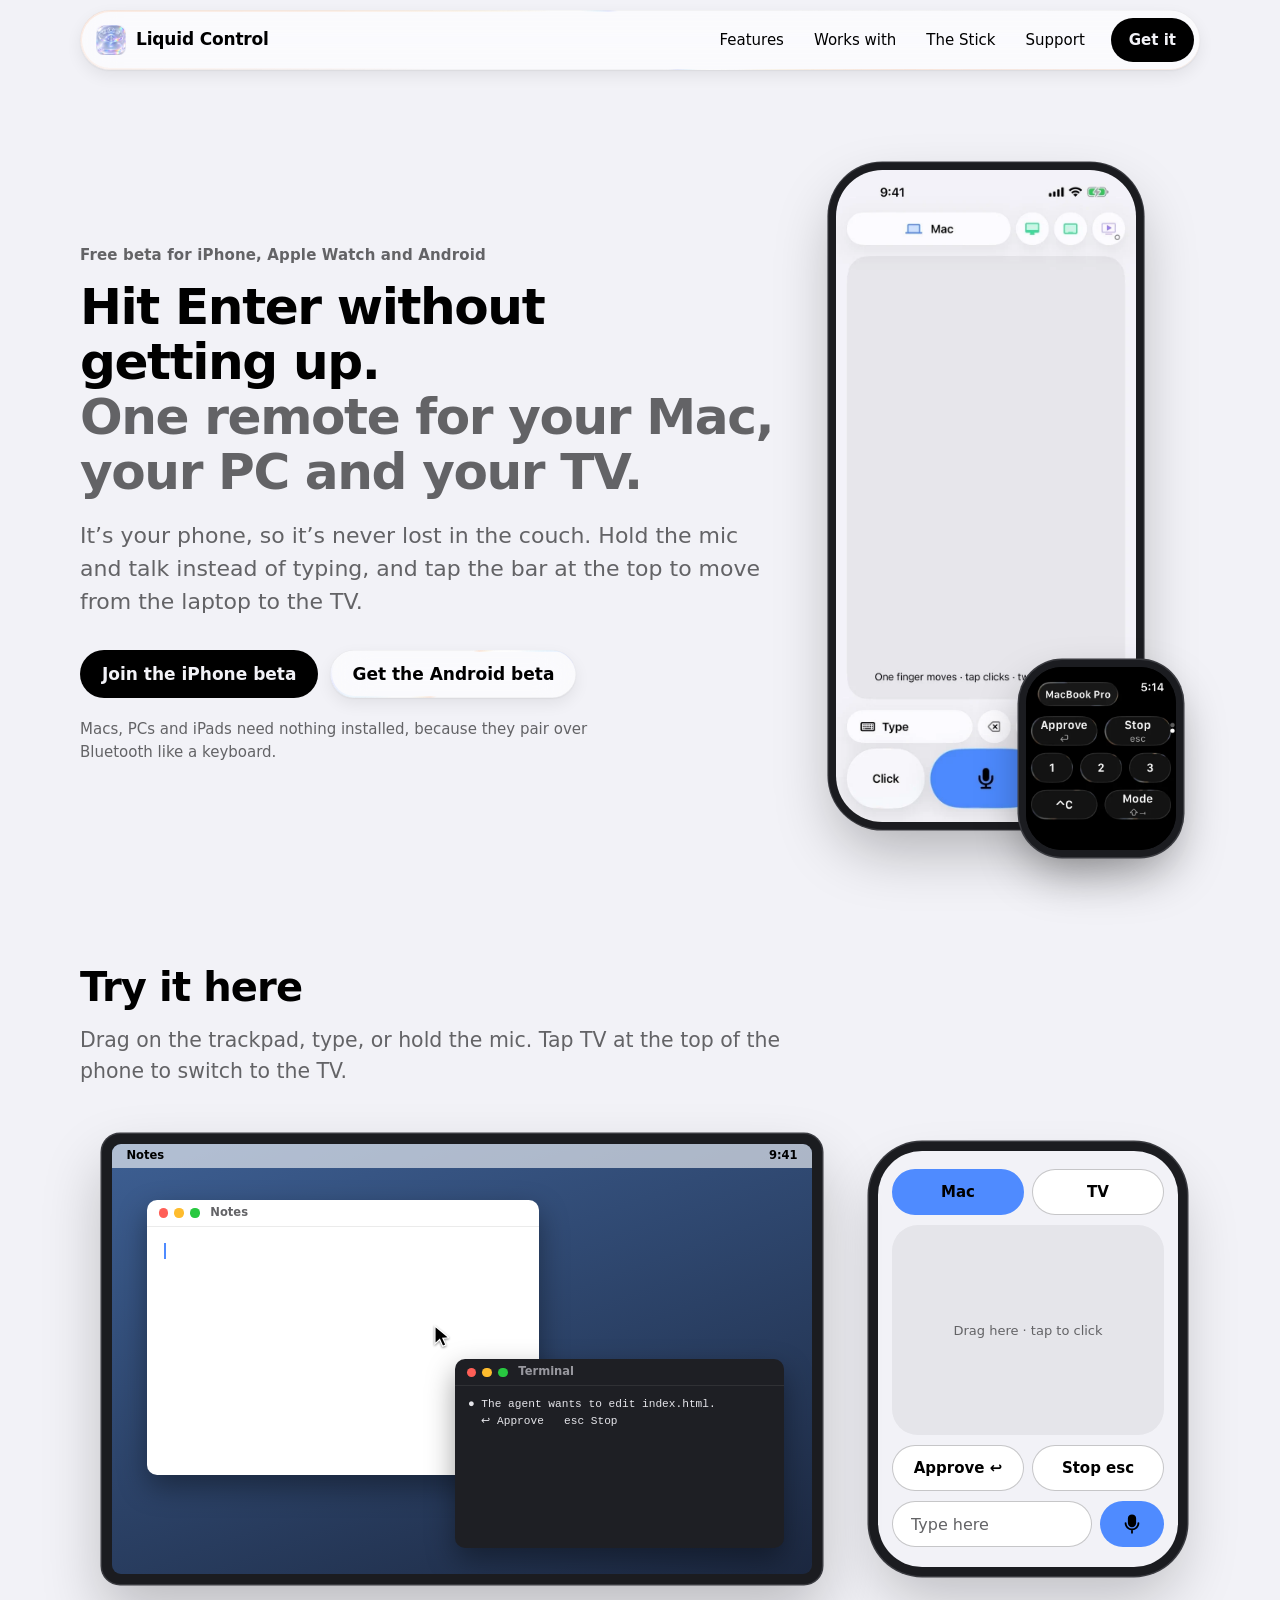
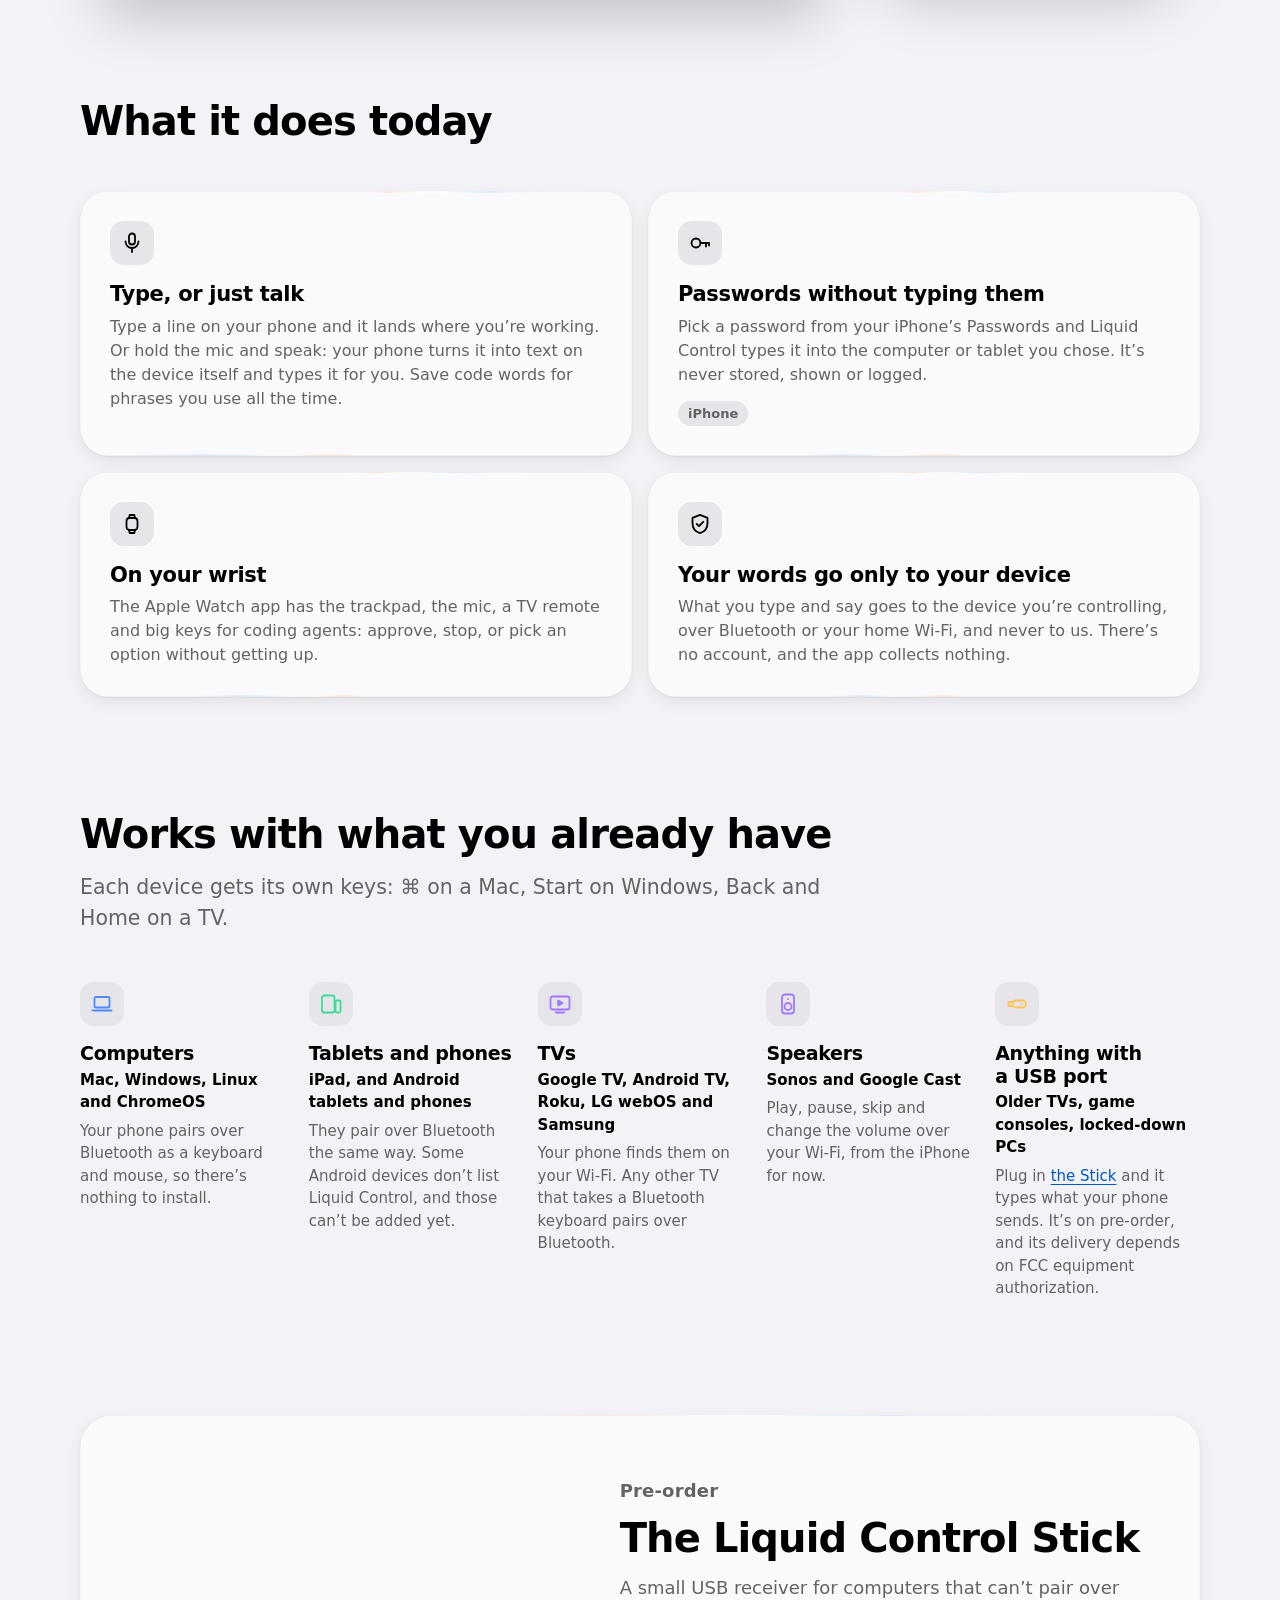
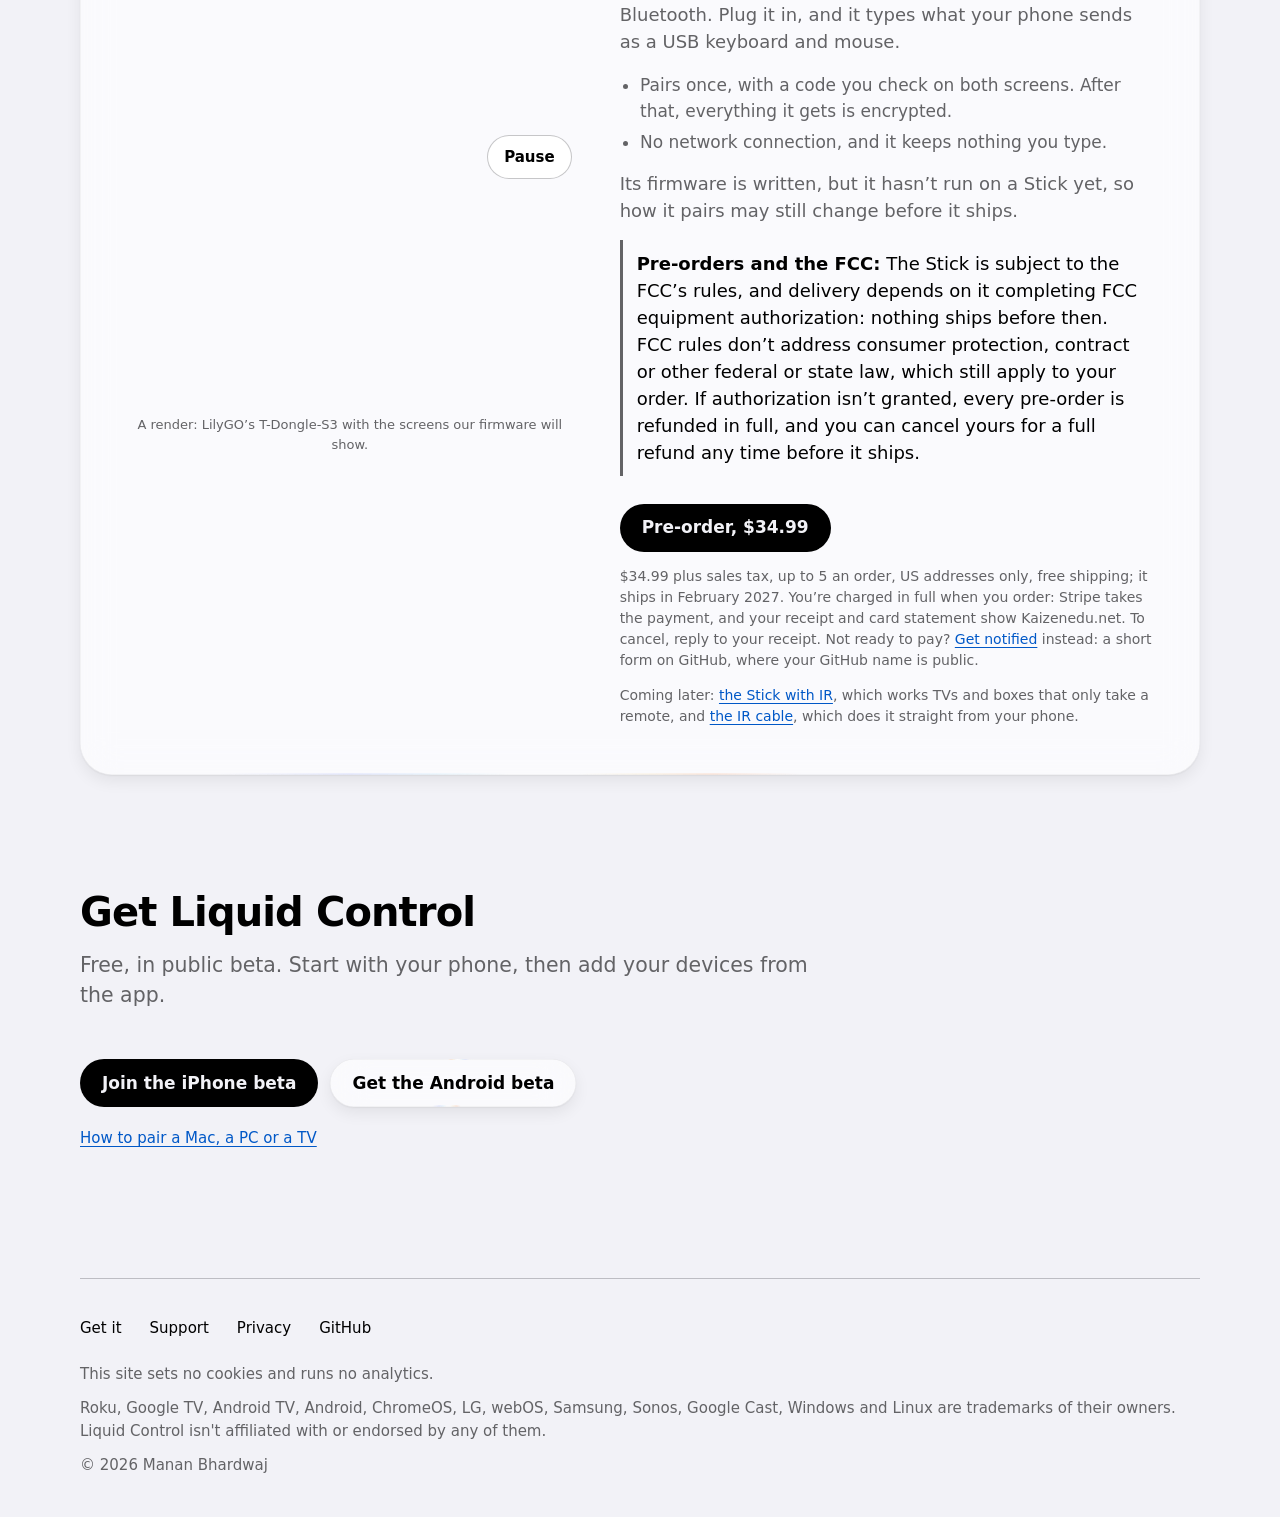
<file: index.html>
<!doctype html>
<html lang="en">
<head>
  <meta charset="utf-8">
  <meta name="viewport" content="width=device-width, initial-scale=1, viewport-fit=cover">
  <meta http-equiv="Content-Security-Policy" content="default-src 'self'; style-src 'self' 'unsafe-inline'; object-src 'none'; base-uri 'none'; form-action 'none'">
  <meta name="referrer" content="strict-origin-when-cross-origin">
  <title>Liquid Control: one remote for your Mac, your PC and your TV</title>
  <meta name="description" content="Liquid Control turns your iPhone, Apple Watch or Android phone into the trackpad, keyboard and remote for your Mac, PC, iPad and TV. Free beta on TestFlight and for Android.">
  <meta name="color-scheme" content="light dark">
  <meta name="theme-color" content="#F2F2F7" media="(prefers-color-scheme: light)">
  <meta name="theme-color" content="#000000" media="(prefers-color-scheme: dark)">
  <meta property="og:type" content="website">
  <meta property="og:site_name" content="Liquid Control">
  <meta property="og:title" content="Liquid Control">
  <meta property="og:description" content="Hit Enter without getting up. One remote for your Mac, your PC and your TV, on the phone you already carry.">
  <meta property="og:url" content="https://saitokiku.github.io/liquid-control/">
  <meta property="og:image" content="https://saitokiku.github.io/liquid-control/assets/og.png">
  <meta property="og:image:width" content="1200">
  <meta property="og:image:height" content="630">
  <meta property="og:image:alt" content="Liquid Control on an iPhone controlling a Mac, with the headline “Hit Enter without getting up. One remote for your Mac, your PC and your TV.”">
  <meta name="twitter:card" content="summary_large_image">
  <link rel="canonical" href="https://saitokiku.github.io/liquid-control/">
  <link rel="icon" href="assets/icon-32.png" sizes="32x32" type="image/png">
  <link rel="apple-touch-icon" href="assets/icon-180.png">
  <link rel="stylesheet" href="assets/site.css?v=b42fe100">
  <!-- demo.js runs first because it shows Try it here, and site.js lights each piece of glass from where it sits. -->
  <script src="assets/demo.js?v=0055e276" defer></script>
  <script src="assets/site.js?v=db268793" defer></script>
</head>
<body>
  <a class="skip" href="#main">Skip to content</a>

  <header class="site-header wrap">
    <nav class="nav glass" aria-label="Main">
      <a class="brand" href="./"><img src="assets/icon-96.webp" width="30" height="30" alt="">Liquid Control</a>
      <ul class="nav-links">
        <li><a href="#features">Features</a></li>
        <li><a href="#works">Works with</a></li>
        <li><a href="#stick">The Stick</a></li>
        <li><a href="support/">Support</a></li>
      </ul>
      <a class="btn btn-primary btn-small" href="get/">Get it</a>
    </nav>
  </header>

  <main id="main">
    <section class="hero wrap" aria-labelledby="hero-title">
      <div class="hero-copy">
        <p class="eyebrow">Free beta for iPhone, Apple Watch and Android</p>
        <h1 id="hero-title">Hit Enter without getting up. <span class="h1-soft">One remote for your Mac, your PC and
          your TV.</span></h1>
        <p class="lede">It’s your phone, so it’s never lost in the couch. Hold the mic and talk instead of typing, and
          tap the bar at the top to move from the laptop to the TV.</p>
        <div class="actions">
          <a class="btn btn-primary" href="get/#iphone">Join the iPhone beta</a>
          <a class="btn glass" href="get/#android">Get the Android beta</a>
        </div>
        <p class="fine">Macs, PCs and iPads need nothing installed, because they pair over Bluetooth like a
          keyboard.</p>
      </div>

      <div class="hero-art">
        <figure class="shots">
          <div class="shot-phone"><img src="assets/shot-trackpad.webp" width="720" height="1564" alt="Liquid Control on an iPhone, controlling a Mac: the Mac and three other devices at the top, the trackpad filling the screen, and Type, Delete, Return, esc, Click, the mic and Right-click at the bottom." fetchpriority="high"></div>
          <div class="shot-watch"><img src="assets/shot-watch.webp" width="422" height="514" alt="The Apple Watch app controlling a MacBook Pro: Approve, Stop, 1, 2, 3, Control-C and Mode."></div>
        </figure>
      </div>
    </section>

    <!-- Hidden until assets/demo.js has set the demo up: without it, its controls would do nothing. -->
    <section class="section wrap" id="try" aria-labelledby="try-title" hidden>
      <div class="section-head">
        <h2 id="try-title">Try it here</h2>
        <p>Drag on the trackpad, type, or hold the mic. Tap TV at the top of the phone to switch to the TV.</p>
      </div>
      <div class="demo" data-mode="mac">
        <div class="demo-screen" aria-hidden="true">
          <div class="demo-mac">
            <div class="mac-menu"><span>Notes</span><span>9:41</span></div>
            <div class="mac-win mac-notes">
              <div class="mac-chrome"><i></i><i></i><i></i><span>Notes</span></div>
              <p class="mac-text"><span class="typed"></span><span class="caret"></span></p>
            </div>
            <div class="mac-win mac-term">
              <div class="mac-chrome"><i></i><i></i><i></i><span>Terminal</span></div>
              <pre class="term-out"></pre>
            </div>
            <svg class="pointer" viewBox="0 0 16 24"><path d="M1 1v19l5-4.6 3.2 7.1 3.4-1.5-3.2-6.9 6.6-.6z"/></svg>
            <span class="ripple"></span>
          </div>
          <div class="demo-tv">
            <div class="tv-search"><svg viewBox="0 0 24 24"><circle cx="10.5" cy="10.5" r="6"/><path d="M15 15l5 5"/></svg><span class="typed"></span><span class="caret"></span></div>
            <div class="tv-row">
              <div class="tv-tile" style="--tile: #1F5F8B"><span>Ocean</span></div>
              <div class="tv-tile" style="--tile: #3B2F7A"><span>Space</span></div>
              <div class="tv-tile" style="--tile: #8A4B22"><span>Cooking</span></div>
              <div class="tv-tile" style="--tile: #2F6B52"><span>Mountains</span></div>
              <div class="tv-tile" style="--tile: #7A2F4E"><span>Jazz</span></div>
            </div>
            <div class="tv-play"><span>Playing</span><strong></strong><span class="tv-bar"></span></div>
          </div>
        </div>
        <div class="demo-phone">
          <div class="demo-bar" role="group" aria-label="Control">
            <button type="button" data-mode="mac" aria-pressed="true">Mac</button>
            <button type="button" data-mode="tv" aria-pressed="false">TV</button>
          </div>
          <div class="demo-pad" tabindex="0" role="button" aria-label="Trackpad: drag to move the pointer and tap to click. The arrow keys and Enter work too.">
            <span class="pad-hint">Drag here · tap to click</span>
            <span class="pad-listening">Listening…</span>
          </div>
          <div class="demo-keys">
            <button type="button" data-key="1"></button>
            <button type="button" data-key="2"></button>
          </div>
          <div class="demo-type">
            <input type="text" placeholder="Type here" aria-label="Type" autocomplete="off" autocapitalize="sentences" enterkeyhint="send">
            <button type="button" class="demo-mic" aria-label="Hold to talk"><svg viewBox="0 0 24 24"><rect x="8.5" y="2.5" width="7" height="12" rx="3.5"/><path d="M5 11a7 7 0 0 0 14 0M12 18v3.5"/></svg></button>
          </div>
        </div>
        <p class="visually-hidden demo-question" id="demo-question"></p>
        <p class="visually-hidden demo-live" aria-live="polite"></p>
      </div>
    </section>

    <section class="section wrap" id="features" aria-labelledby="features-title">
      <div class="section-head">
        <h2 id="features-title">What it does today</h2>
      </div>
      <div class="grid">
        <article class="card glass">
          <span class="icon-tile" aria-hidden="true"><svg viewBox="0 0 24 24"><rect x="9" y="2.5" width="6" height="11" rx="3"/><path d="M5.5 10.5a6.5 6.5 0 0 0 13 0M12 17v4"/></svg></span>
          <h3>Type, or just talk</h3>
          <p>Type a line on your phone and it lands where you’re working. Or hold the mic and speak: your phone turns
            it into text on the device itself and types it for you. Save code words for phrases you use all the
            time.</p>
        </article>
        <article class="card glass">
          <span class="icon-tile" aria-hidden="true"><svg viewBox="0 0 24 24"><circle cx="8" cy="12" r="4.5"/><path d="M12.5 12H21M18 12v3.5M21 12v2.5"/></svg></span>
          <h3>Passwords without typing them</h3>
          <p>Pick a password from your iPhone’s Passwords and Liquid Control types it into the computer or tablet you
            chose. It’s never stored, shown or logged.</p>
          <span class="tag">iPhone</span>
        </article>
        <article class="card glass">
          <span class="icon-tile" aria-hidden="true"><svg viewBox="0 0 24 24"><rect x="6.5" y="6" width="11" height="12" rx="3.2"/><path d="M9 6l.7-3h4.6l.7 3M9 18l.7 3h4.6l.7-3"/></svg></span>
          <h3>On your wrist</h3>
          <p>The Apple Watch app has the trackpad, the mic, a TV remote and big keys for coding agents: approve, stop,
            or pick an option without getting up.</p>
        </article>
        <article class="card glass">
          <span class="icon-tile" aria-hidden="true"><svg viewBox="0 0 24 24"><path d="M12 2.8l7.5 3v5.4c0 4.7-3.1 8.6-7.5 10-4.4-1.4-7.5-5.3-7.5-10V5.8z"/><path d="M8.8 12l2.2 2.2 4.2-4.4"/></svg></span>
          <h3>Your words go only to your device</h3>
          <p>What you type and say goes to the device you’re controlling, over Bluetooth or your home Wi-Fi, and never
            to us. There’s no account, and the app collects nothing.</p>
        </article>
      </div>
    </section>

    <section class="section wrap" id="works" aria-labelledby="works-title">
      <div class="section-head">
        <h2 id="works-title">Works with what you already have</h2>
        <p>Each device gets its own keys: ⌘ on a Mac, Start on Windows, Back and Home on a TV.</p>
      </div>
      <div class="kinds">
        <article>
          <span class="icon-tile c-mac" aria-hidden="true"><svg viewBox="0 0 24 24"><rect x="4.5" y="5" width="15" height="10.5" rx="1.6"/><path d="M2.5 18.5h19"/></svg></span>
          <div>
            <h3>Computers</h3>
            <p class="brands">Mac, Windows, Linux and ChromeOS</p>
            <p>Your phone pairs over Bluetooth as a keyboard and mouse, so there’s nothing to install.</p>
          </div>
        </article>
        <article>
          <span class="icon-tile c-pc" aria-hidden="true"><svg viewBox="0 0 24 24"><rect x="3" y="3.5" width="12.5" height="17" rx="2"/><rect x="16.5" y="8.5" width="5" height="12" rx="1.4"/></svg></span>
          <div>
            <h3>Tablets and phones</h3>
            <p class="brands">iPad, and Android tablets and phones</p>
            <p>They pair over Bluetooth the same way. Some Android devices don’t list Liquid Control, and those can’t
              be added yet.</p>
          </div>
        </article>
        <article>
          <span class="icon-tile c-tv" aria-hidden="true"><svg viewBox="0 0 24 24"><rect x="2.5" y="4.5" width="19" height="13" rx="2"/><path d="M8 20.5h8"/><path d="M10.2 8.4v5.2l4.4-2.6z" fill="currentColor"/></svg></span>
          <div>
            <h3>TVs</h3>
            <p class="brands">Google TV, Android TV, Roku, LG webOS and Samsung</p>
            <p>Your phone finds them on your Wi-Fi. Any other TV that takes a Bluetooth keyboard pairs over
              Bluetooth.</p>
          </div>
        </article>
        <article>
          <span class="icon-tile c-tv" aria-hidden="true"><svg viewBox="0 0 24 24"><rect x="6" y="2.5" width="12" height="19" rx="3"/><circle cx="12" cy="14.5" r="3.5"/><path d="M12 7h.01"/></svg></span>
          <div>
            <h3>Speakers</h3>
            <p class="brands">Sonos and Google Cast</p>
            <p>Play, pause, skip and change the volume over your Wi-Fi, from the iPhone for now.</p>
          </div>
        </article>
        <article>
          <span class="icon-tile c-stick" aria-hidden="true"><svg viewBox="0 0 24 24"><rect x="7.5" y="8.5" width="13.5" height="7" rx="3.5"/><path d="M7.5 10H3.5v4h4"/><path d="M16.5 12h.01"/></svg></span>
          <div>
            <h3>Anything with a USB port</h3>
            <p class="brands">Older TVs, game consoles, locked-down PCs</p>
            <p>Plug in <a href="#stick">the Stick</a> and it types what your phone sends. It’s on pre-order, and its
              delivery depends on FCC equipment authorization.</p>
          </div>
        </article>
      </div>
    </section>

    <section class="section wrap" id="stick" aria-labelledby="stick-title">
      <div class="stick glass">
        <figure class="stick-art">
          <div class="stick-renders" role="img" aria-label="The Liquid Control Stick: a clear USB stick with a small screen. The screen cycles through Liquid Control, a six-digit pairing code to compare with your phone’s, a phone connected to a Mac, and a watch and a phone connected to a PC.">
            <img src="assets/stick-1-start-980.webp" srcset="assets/stick-1-start-980.webp 980w, assets/stick-1-start.webp 1400w"
              sizes="(min-width: 860px) 444px, calc(100vw - 80px)" width="1400" height="870" alt="" loading="lazy" decoding="async">
            <img src="assets/stick-2-pair-980.webp" srcset="assets/stick-2-pair-980.webp 980w, assets/stick-2-pair.webp 1400w"
              sizes="(min-width: 860px) 444px, calc(100vw - 80px)" width="1400" height="870" alt="" loading="lazy" decoding="async">
            <img src="assets/stick-3-connected-980.webp" srcset="assets/stick-3-connected-980.webp 980w, assets/stick-3-connected.webp 1400w"
              sizes="(min-width: 860px) 444px, calc(100vw - 80px)" width="1400" height="870" alt="" loading="lazy" decoding="async">
            <img src="assets/stick-4-two-980.webp" srcset="assets/stick-4-two-980.webp 980w, assets/stick-4-two.webp 1400w"
              sizes="(min-width: 860px) 444px, calc(100vw - 80px)" width="1400" height="870" alt="" loading="lazy" decoding="async">
          </div>
          <button type="button" class="stick-pause" hidden>Pause</button>
          <figcaption>A render: LilyGO’s T-Dongle-S3 with the screens our firmware will show.</figcaption>
        </figure>
        <div>
          <p class="eyebrow">Pre-order</p>
          <h2 id="stick-title">The Liquid Control Stick</h2>
          <p>A small USB receiver for computers that can’t pair over Bluetooth. Plug it in, and it types what your
            phone sends as a USB keyboard and mouse.</p>
          <ul>
            <li>Pairs once, with a code you check on both screens. After that, everything it gets is encrypted.</li>
            <li>No network connection, and it keeps nothing you type.</li>
          </ul>
          <p>Its firmware is written, but it hasn’t run on a Stick yet, so how it pairs may still change before it
            ships.</p>
          <p class="fcc"><strong>Pre-orders and the FCC:</strong> The Stick is subject to the FCC’s rules, and delivery
            depends on it completing FCC equipment authorization: nothing ships before then. FCC rules don’t address
            consumer protection, contract or other federal or state law, which still apply to your order. If
            authorization isn’t granted, every pre-order is refunded in full, and you can cancel yours for a full refund
            any time before it ships.</p>
          <div class="actions">
            <a class="btn btn-primary" href="https://buy.stripe.com/fZu8wR2SpabLe6BgTB33W00">Pre-order, $34.99</a>
          </div>
          <p class="fine">$34.99 plus sales tax, up to 5 an order, US addresses only, free shipping; it ships in
            February 2027. You’re charged in full when you order: Stripe takes the payment, and your receipt and card
            statement show Kaizenedu.net. To cancel, reply to your receipt. Not ready to pay? <a href="https://github.com/saitokiku/liquid-control/issues/new?template=stick.yml">Get notified</a> instead: a short form on GitHub,
            where your GitHub name is public.</p>
          <p class="fine">Coming later: <a href="get/#stick-ir">the Stick with IR</a>, which works TVs and boxes that
            only take a remote, and <a href="get/#ir-cable">the IR cable</a>, which does it straight from your phone.</p>
        </div>
      </div>
    </section>

    <section class="section wrap" id="get" aria-labelledby="get-title">
      <div class="section-head">
        <h2 id="get-title">Get Liquid Control</h2>
        <p>Free, in public beta. Start with your phone, then add your devices from the app.</p>
      </div>
      <div class="actions">
        <a class="btn btn-primary" href="get/#iphone">Join the iPhone beta</a>
        <a class="btn glass" href="get/#android">Get the Android beta</a>
      </div>
      <p class="note"><a href="get/#mac">How to pair a Mac, a PC or a TV</a></p>
    </section>
  </main>

  <footer class="site-footer wrap">
    <ul class="footer-links">
      <li><a href="get/">Get it</a></li>
      <li><a href="support/">Support</a></li>
      <li><a href="privacy/">Privacy</a></li>
      <li><a href="https://github.com/saitokiku/liquid-control">GitHub</a></li>
    </ul>
    <p>This site sets no cookies and runs no analytics.</p>
    <p>Roku, Google TV, Android TV, Android, ChromeOS, LG, webOS, Samsung, Sonos, Google Cast, Windows and Linux are trademarks of their owners. Liquid Control isn't affiliated with or endorsed by any of them.</p>
    <p>© 2026 Manan Bhardwaj</p>
  </footer>
</body>
</html>
</file>
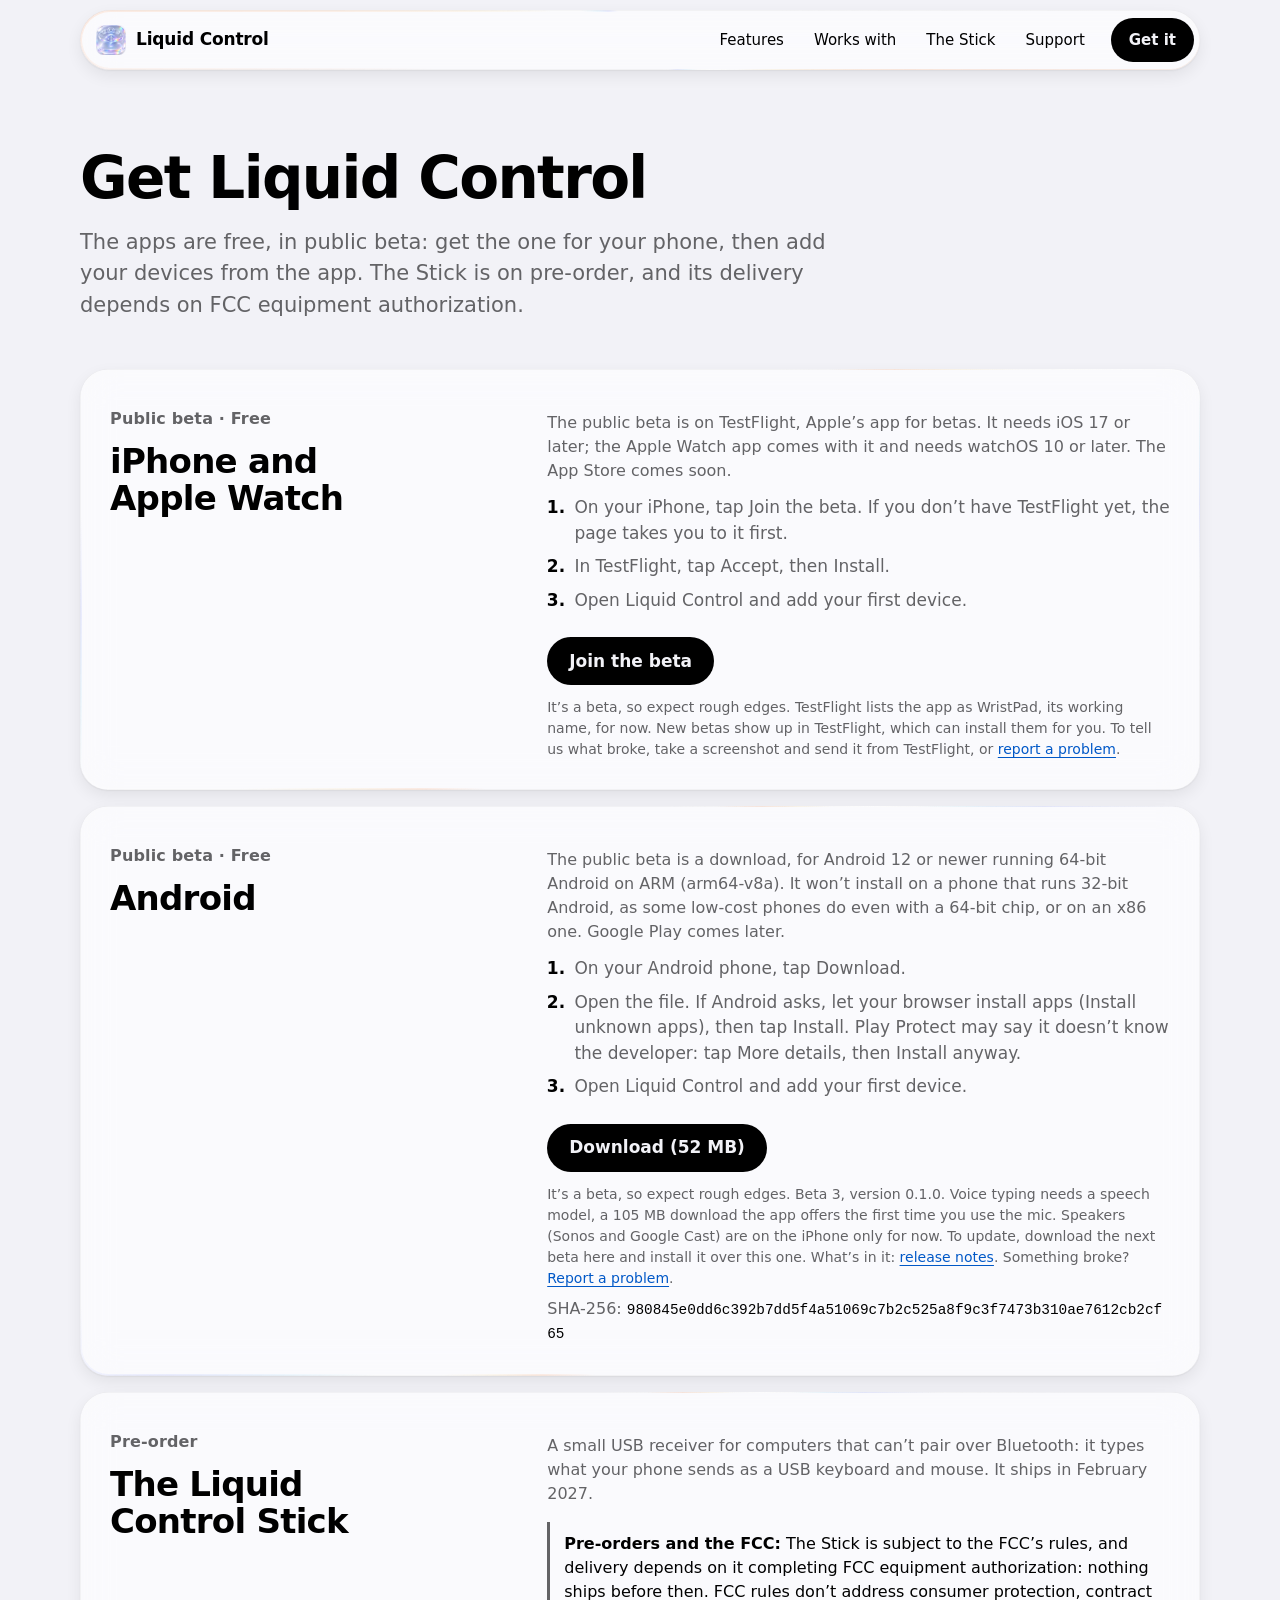
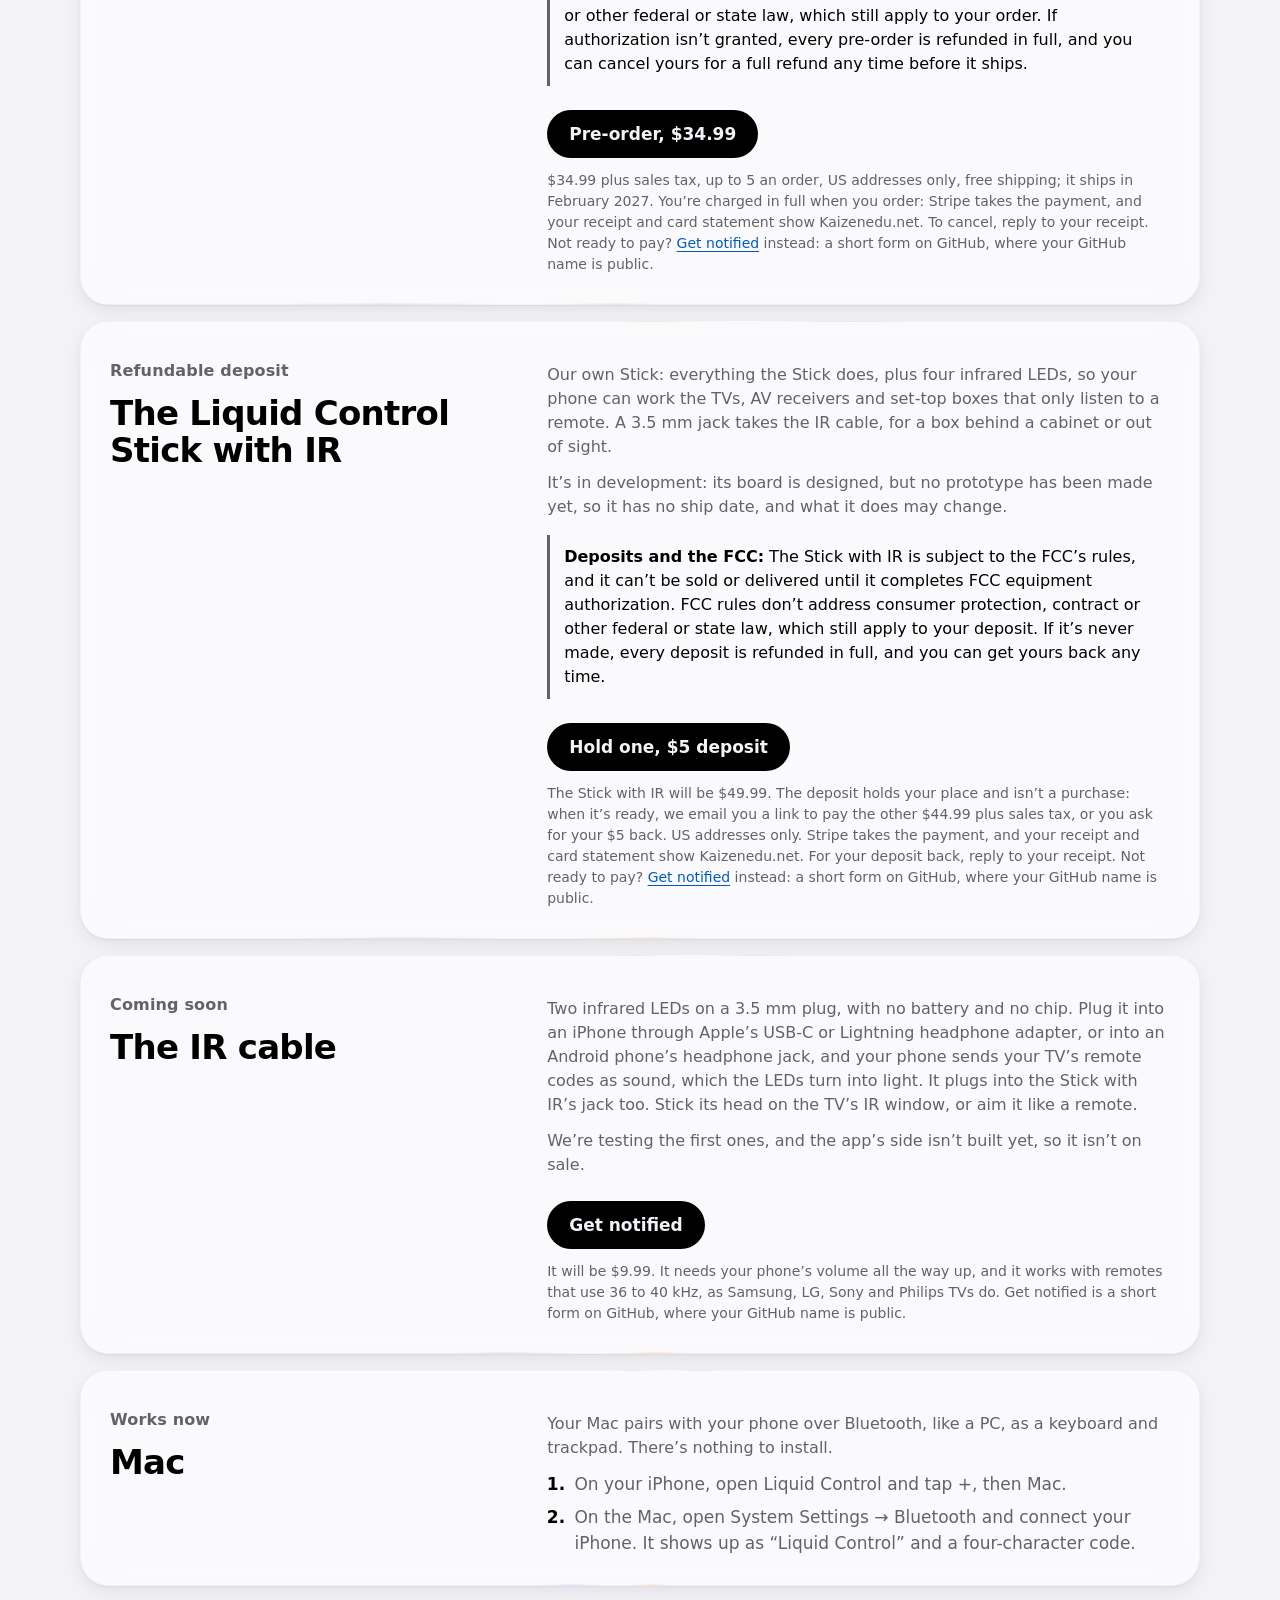
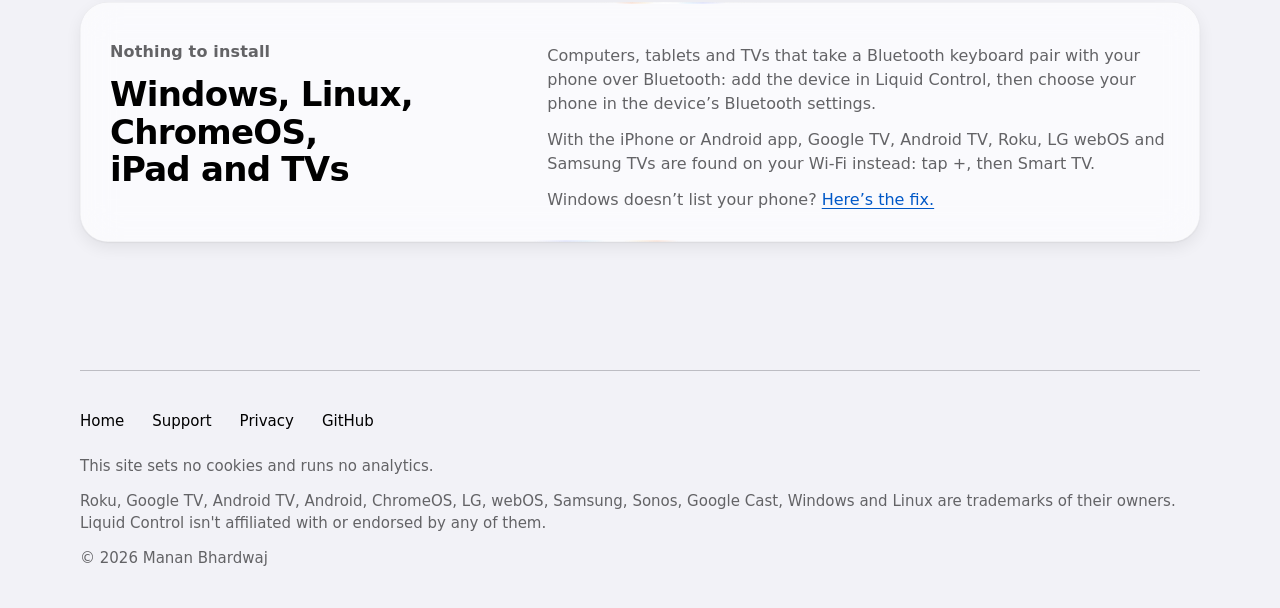
<file: get/index.html>
<!doctype html>
<html lang="en">
<head>
  <meta charset="utf-8">
  <meta name="viewport" content="width=device-width, initial-scale=1, viewport-fit=cover">
  <meta http-equiv="Content-Security-Policy" content="default-src 'self'; style-src 'self' 'unsafe-inline'; object-src 'none'; base-uri 'none'; form-action 'none'">
  <meta name="referrer" content="strict-origin-when-cross-origin">
  <title>Get Liquid Control: iPhone beta, Android beta, the Sticks and the IR cable</title>
  <meta name="description" content="Every download and link for Liquid Control: the iPhone and Apple Watch beta on TestFlight, the Android beta, the Stick on pre-order and the Stick with IR on deposit (delivery depends on FCC authorization), the IR cable coming soon, and how to pair your Mac, PC, iPad and TV.">
  <meta name="color-scheme" content="light dark">
  <meta name="theme-color" content="#F2F2F7" media="(prefers-color-scheme: light)">
  <meta name="theme-color" content="#000000" media="(prefers-color-scheme: dark)">
  <meta property="og:type" content="website">
  <meta property="og:site_name" content="Liquid Control">
  <meta property="og:title" content="Get Liquid Control">
  <meta property="og:description" content="The iPhone and Apple Watch beta, the Android beta, and the Stick on pre-order (delivery depends on FCC authorization).">
  <meta property="og:url" content="https://saitokiku.github.io/liquid-control/get/">
  <meta property="og:image" content="https://saitokiku.github.io/liquid-control/assets/og.png">
  <meta property="og:image:width" content="1200">
  <meta property="og:image:height" content="630">
  <meta property="og:image:alt" content="Liquid Control on an iPhone controlling a Mac, with the headline “Hit Enter without getting up. One remote for your Mac, your PC and your TV.”">
  <meta name="twitter:card" content="summary_large_image">
  <link rel="canonical" href="https://saitokiku.github.io/liquid-control/get/">
  <link rel="icon" href="../assets/icon-32.png" sizes="32x32" type="image/png">
  <link rel="apple-touch-icon" href="../assets/icon-180.png">
  <link rel="stylesheet" href="../assets/site.css?v=b42fe100">
  <script src="../assets/site.js?v=db268793" defer></script>
</head>
<body>
  <a class="skip" href="#main">Skip to content</a>

  <header class="site-header wrap">
    <nav class="nav glass" aria-label="Main">
      <a class="brand" href="../"><img src="../assets/icon-96.webp" width="30" height="30" alt="">Liquid Control</a>
      <ul class="nav-links">
        <li><a href="../#features">Features</a></li>
        <li><a href="../#works">Works with</a></li>
        <li><a href="../#stick">The Stick</a></li>
        <li><a href="../support/">Support</a></li>
      </ul>
      <a class="btn btn-primary btn-small" href="./" aria-current="page">Get it</a>
    </nav>
  </header>

  <main id="main" class="wrap">
    <div class="page-head">
      <h1>Get Liquid Control</h1>
      <p>The apps are free, in public beta: get the one for your phone, then add your devices from the app. The
        Stick is on pre-order, and its delivery depends on FCC equipment authorization.</p>
    </div>

    <div class="get-list">
      <section class="get-item card glass" id="iphone" aria-labelledby="iphone-title">
        <div class="get-title">
          <p class="eyebrow">Public beta · Free</p>
          <h2 id="iphone-title">iPhone and Apple Watch</h2>
        </div>
        <div class="get-body">
          <p>The public beta is on TestFlight, Apple’s app for betas. It needs iOS 17 or later; the Apple Watch app
            comes with it and needs watchOS 10 or later. The App Store comes soon.</p>
          <ol class="steps">
            <li>On your iPhone, tap Join the beta. If you don’t have TestFlight yet, the page takes you to it first.</li>
            <li>In TestFlight, tap Accept, then Install.</li>
            <li>Open Liquid Control and add your first device.</li>
          </ol>
          <div class="actions">
            <a class="btn btn-primary" href="https://testflight.apple.com/join/vBH1M13H">Join the beta</a>
          </div>
          <p class="fine">It’s a beta, so expect rough edges. TestFlight lists the app as WristPad, its working name, for
            now. New betas show up in TestFlight, which can install them for you. To tell us what broke, take a
            screenshot and send it from TestFlight, or <a href="../support/#report">report a problem</a>.</p>
        </div>
      </section>

      <section class="get-item card glass" id="android" aria-labelledby="android-title">
        <div class="get-title">
          <p class="eyebrow">Public beta · Free</p>
          <h2 id="android-title">Android</h2>
        </div>
        <div class="get-body">
          <p>The public beta is a download, for Android 12 or newer running 64-bit Android on ARM (arm64-v8a). It
            won’t install on a phone that runs 32-bit Android, as some low-cost phones do even with a 64-bit chip, or
            on an x86 one. Google Play comes later.</p>
          <ol class="steps">
            <li>On your Android phone, tap Download.</li>
            <li>Open the file. If Android asks, let your browser install apps (Install unknown apps), then tap
              Install. Play Protect may say it doesn’t know the developer: tap More details, then Install anyway.</li>
            <li>Open Liquid Control and add your first device.</li>
          </ol>
          <div class="actions">
            <a class="btn btn-primary" href="https://github.com/saitokiku/liquid-control/releases/download/android-v0.1.0-beta.3/liquid-control-android-0.1.0-beta.3.apk">Download (52 MB)</a>
          </div>
          <p class="fine">It’s a beta, so expect rough edges. Beta 3, version 0.1.0. Voice typing needs a speech model,
            a 105 MB download the app offers the first time you use the mic. Speakers (Sonos and Google Cast) are on
            the iPhone only for now. To update, download the next beta here and install it over this one. What’s in it:
            <a href="https://github.com/saitokiku/liquid-control/releases/tag/android-v0.1.0-beta.3">release notes</a>.
            Something broke? <a href="../support/#report">Report a problem</a>.</p>
          <p class="sha">SHA-256: <code id="apk-sha256">980845e0dd6c392b7dd5f4a51069c7b2c525a8f9c3f7473b310ae7612cb2cf65</code></p>
        </div>
      </section>

      <section class="get-item card glass" id="stick" aria-labelledby="stick-title">
        <div class="get-title">
          <p class="eyebrow">Pre-order</p>
          <h2 id="stick-title">The Liquid Control Stick</h2>
        </div>
        <div class="get-body">
          <p>A small USB receiver for computers that can’t pair over Bluetooth: it types what your phone sends as a
            USB keyboard and mouse. It ships in February 2027.</p>
          <p class="fcc"><strong>Pre-orders and the FCC:</strong> The Stick is subject to the FCC’s rules, and delivery
            depends on it completing FCC equipment authorization: nothing ships before then. FCC rules don’t address
            consumer protection, contract or other federal or state law, which still apply to your order. If
            authorization isn’t granted, every pre-order is refunded in full, and you can cancel yours for a full refund
            any time before it ships.</p>
          <div class="actions">
            <a class="btn btn-primary" href="https://buy.stripe.com/fZu8wR2SpabLe6BgTB33W00">Pre-order, $34.99</a>
          </div>
          <p class="fine">$34.99 plus sales tax, up to 5 an order, US addresses only, free shipping; it ships in
            February 2027. You’re charged in full when you order: Stripe takes the payment, and your receipt and card
            statement show Kaizenedu.net. To cancel, reply to your receipt. Not ready to pay? <a href="https://github.com/saitokiku/liquid-control/issues/new?template=stick.yml">Get notified</a> instead: a short form on GitHub,
            where your GitHub name is public.</p>
        </div>
      </section>

      <section class="get-item card glass" id="stick-ir" aria-labelledby="stick-ir-title">
        <div class="get-title">
          <p class="eyebrow">Refundable deposit</p>
          <h2 id="stick-ir-title">The Liquid Control Stick with IR</h2>
        </div>
        <div class="get-body">
          <p>Our own Stick: everything the Stick does, plus four infrared LEDs, so your phone can work the TVs, AV
            receivers and set-top boxes that only listen to a remote. A 3.5 mm jack takes the IR cable, for a box
            behind a cabinet or out of sight.</p>
          <p>It’s in development: its board is designed, but no prototype has been made yet, so it has no ship date,
            and what it does may change.</p>
          <p class="fcc"><strong>Deposits and the FCC:</strong> The Stick with IR is subject to the FCC’s rules, and it
            can’t be sold or delivered until it completes FCC equipment authorization. FCC rules don’t address consumer
            protection, contract or other federal or state law, which still apply to your deposit. If it’s never made,
            every deposit is refunded in full, and you can get yours back any time.</p>
          <div class="actions">
            <a class="btn btn-primary" href="https://buy.stripe.com/bJe8wReB783D6E9dHp33W01">Hold one, $5 deposit</a>
          </div>
          <p class="fine">The Stick with IR will be $49.99. The deposit holds your place and isn’t a purchase: when
            it’s ready, we email you a link to pay the other $44.99 plus sales tax, or you ask for your $5 back. US
            addresses only. Stripe takes the payment, and your receipt and card statement show Kaizenedu.net. For your
            deposit back, reply to your receipt. Not ready to pay? <a href="https://github.com/saitokiku/liquid-control/issues/new?template=stick.yml">Get notified</a>
            instead: a short form on GitHub, where your GitHub name is public.</p>
        </div>
      </section>

      <section class="get-item card glass" id="ir-cable" aria-labelledby="ir-cable-title">
        <div class="get-title">
          <p class="eyebrow">Coming soon</p>
          <h2 id="ir-cable-title">The IR cable</h2>
        </div>
        <div class="get-body">
          <p>Two infrared LEDs on a 3.5 mm plug, with no battery and no chip. Plug it into an iPhone through Apple’s
            USB-C or Lightning headphone adapter, or into an Android phone’s headphone jack, and your phone sends your
            TV’s remote codes as sound, which the LEDs turn into light. It plugs into the Stick with IR’s jack too.
            Stick its head on the TV’s IR window, or aim it like a remote.</p>
          <p>We’re testing the first ones, and the app’s side isn’t built yet, so it isn’t on sale.</p>
          <div class="actions">
            <a class="btn btn-primary" href="https://github.com/saitokiku/liquid-control/issues/new?template=ir-cable.yml">Get notified</a>
          </div>
          <p class="fine">It will be $9.99. It needs your phone’s volume all the way up, and it works with remotes
            that use 36 to 40 kHz, as Samsung, LG, Sony and Philips TVs do. Get notified is a short form on GitHub,
            where your GitHub name is public.</p>
        </div>
      </section>

      <section class="get-item card glass" id="mac" aria-labelledby="mac-title">
        <div class="get-title">
          <p class="eyebrow">Works now</p>
          <h2 id="mac-title">Mac</h2>
        </div>
        <div class="get-body">
          <p>Your Mac pairs with your phone over Bluetooth, like a PC, as a keyboard and trackpad. There’s nothing to
            install.</p>
          <ol class="steps">
            <li>On your iPhone, open Liquid Control and tap +, then Mac.</li>
            <li>On the Mac, open System Settings → Bluetooth and connect your iPhone. It shows up as “Liquid Control”
              and a four-character code.</li>
          </ol>
        </div>
      </section>

      <section class="get-item card glass" id="computers" aria-labelledby="computers-title">
        <div class="get-title">
          <p class="eyebrow">Nothing to install</p>
          <h2 id="computers-title">Windows, Linux, ChromeOS, iPad and TVs</h2>
        </div>
        <div class="get-body">
          <p>Computers, tablets and TVs that take a Bluetooth keyboard pair with your phone over Bluetooth: add the
            device in Liquid Control, then choose your phone in the device’s Bluetooth settings.</p>
          <p>With the iPhone or Android app, Google TV, Android TV, Roku, LG webOS and Samsung TVs are found on your Wi-Fi
            instead: tap +, then Smart TV.</p>
          <p>Windows doesn’t list your phone? <a href="../support/#windows">Here’s the fix.</a></p>
        </div>
      </section>

    </div>
  </main>

  <footer class="site-footer wrap">
    <ul class="footer-links">
      <li><a href="../">Home</a></li>
      <li><a href="../support/">Support</a></li>
      <li><a href="../privacy/">Privacy</a></li>
      <li><a href="https://github.com/saitokiku/liquid-control">GitHub</a></li>
    </ul>
    <p>This site sets no cookies and runs no analytics.</p>
    <p>Roku, Google TV, Android TV, Android, ChromeOS, LG, webOS, Samsung, Sonos, Google Cast, Windows and Linux are trademarks of their owners. Liquid Control isn't affiliated with or endorsed by any of them.</p>
    <p>© 2026 Manan Bhardwaj</p>
  </footer>
</body>
</html>
</file>
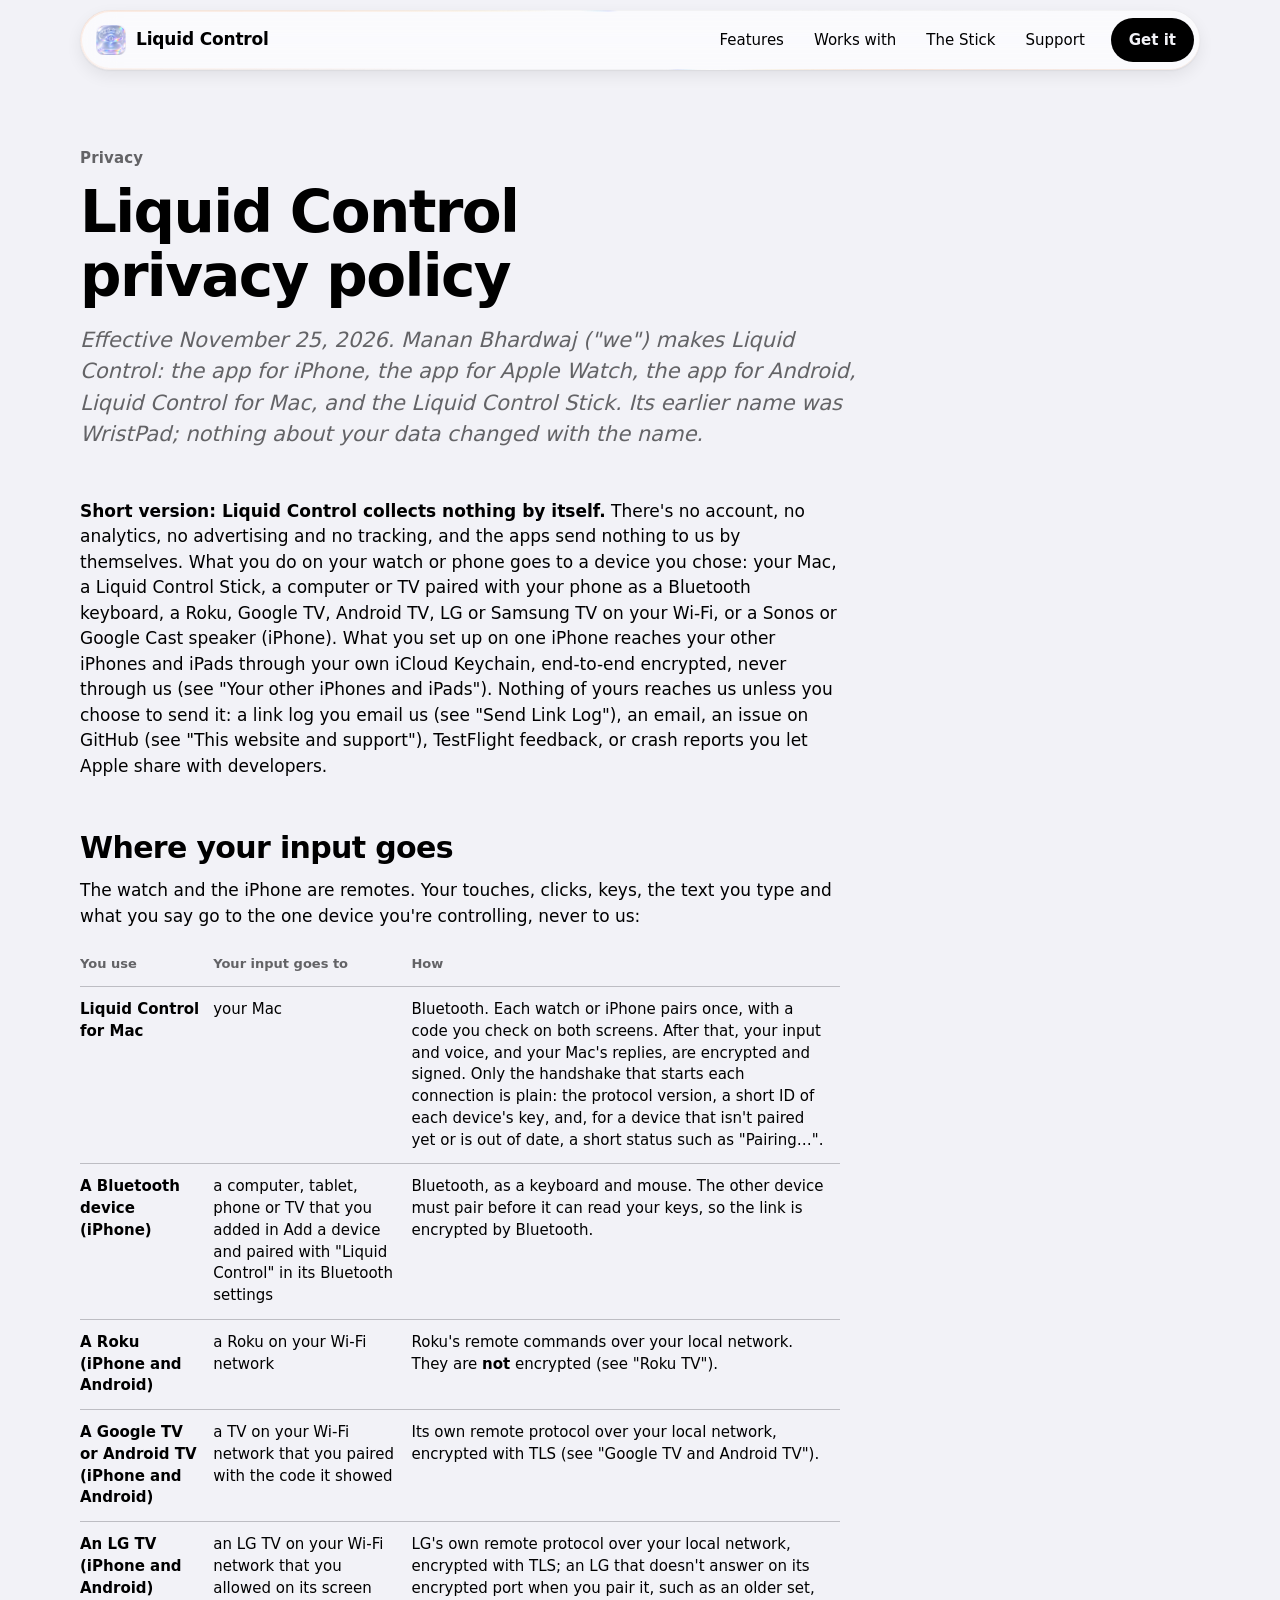
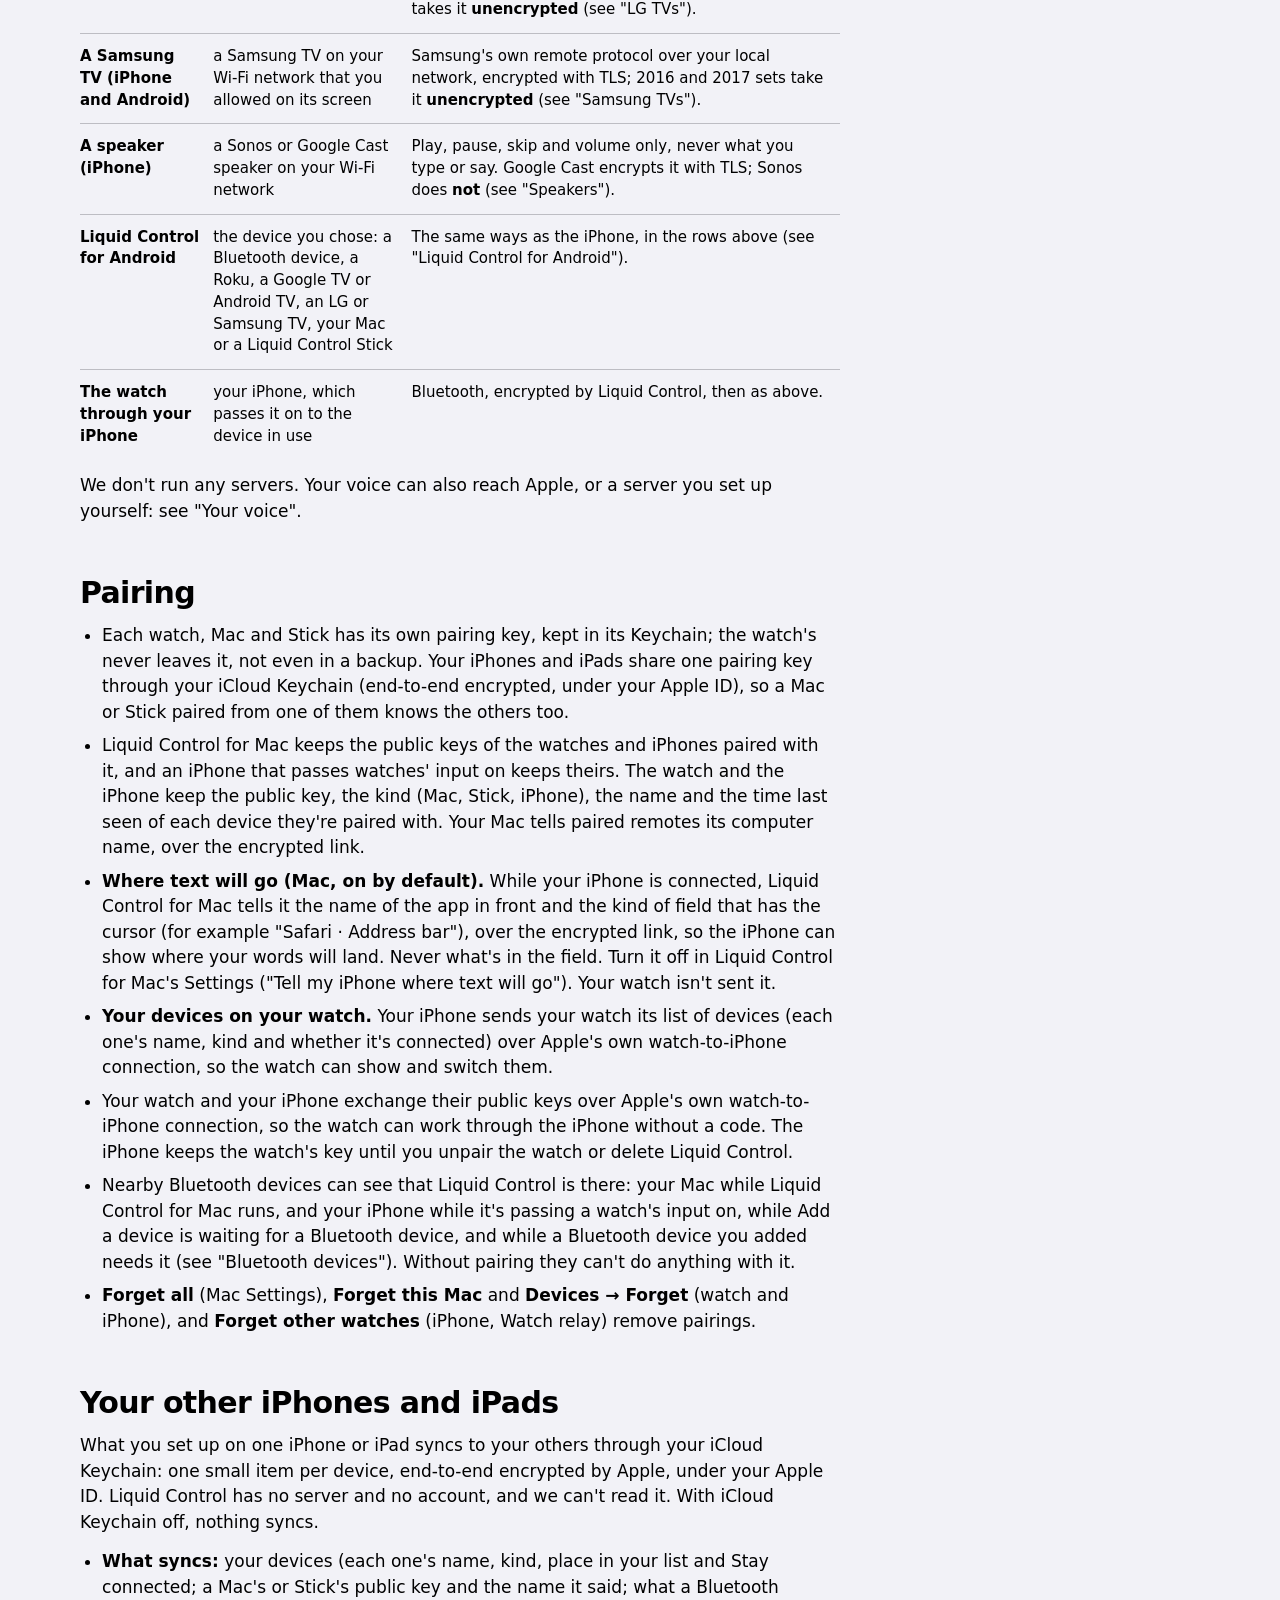
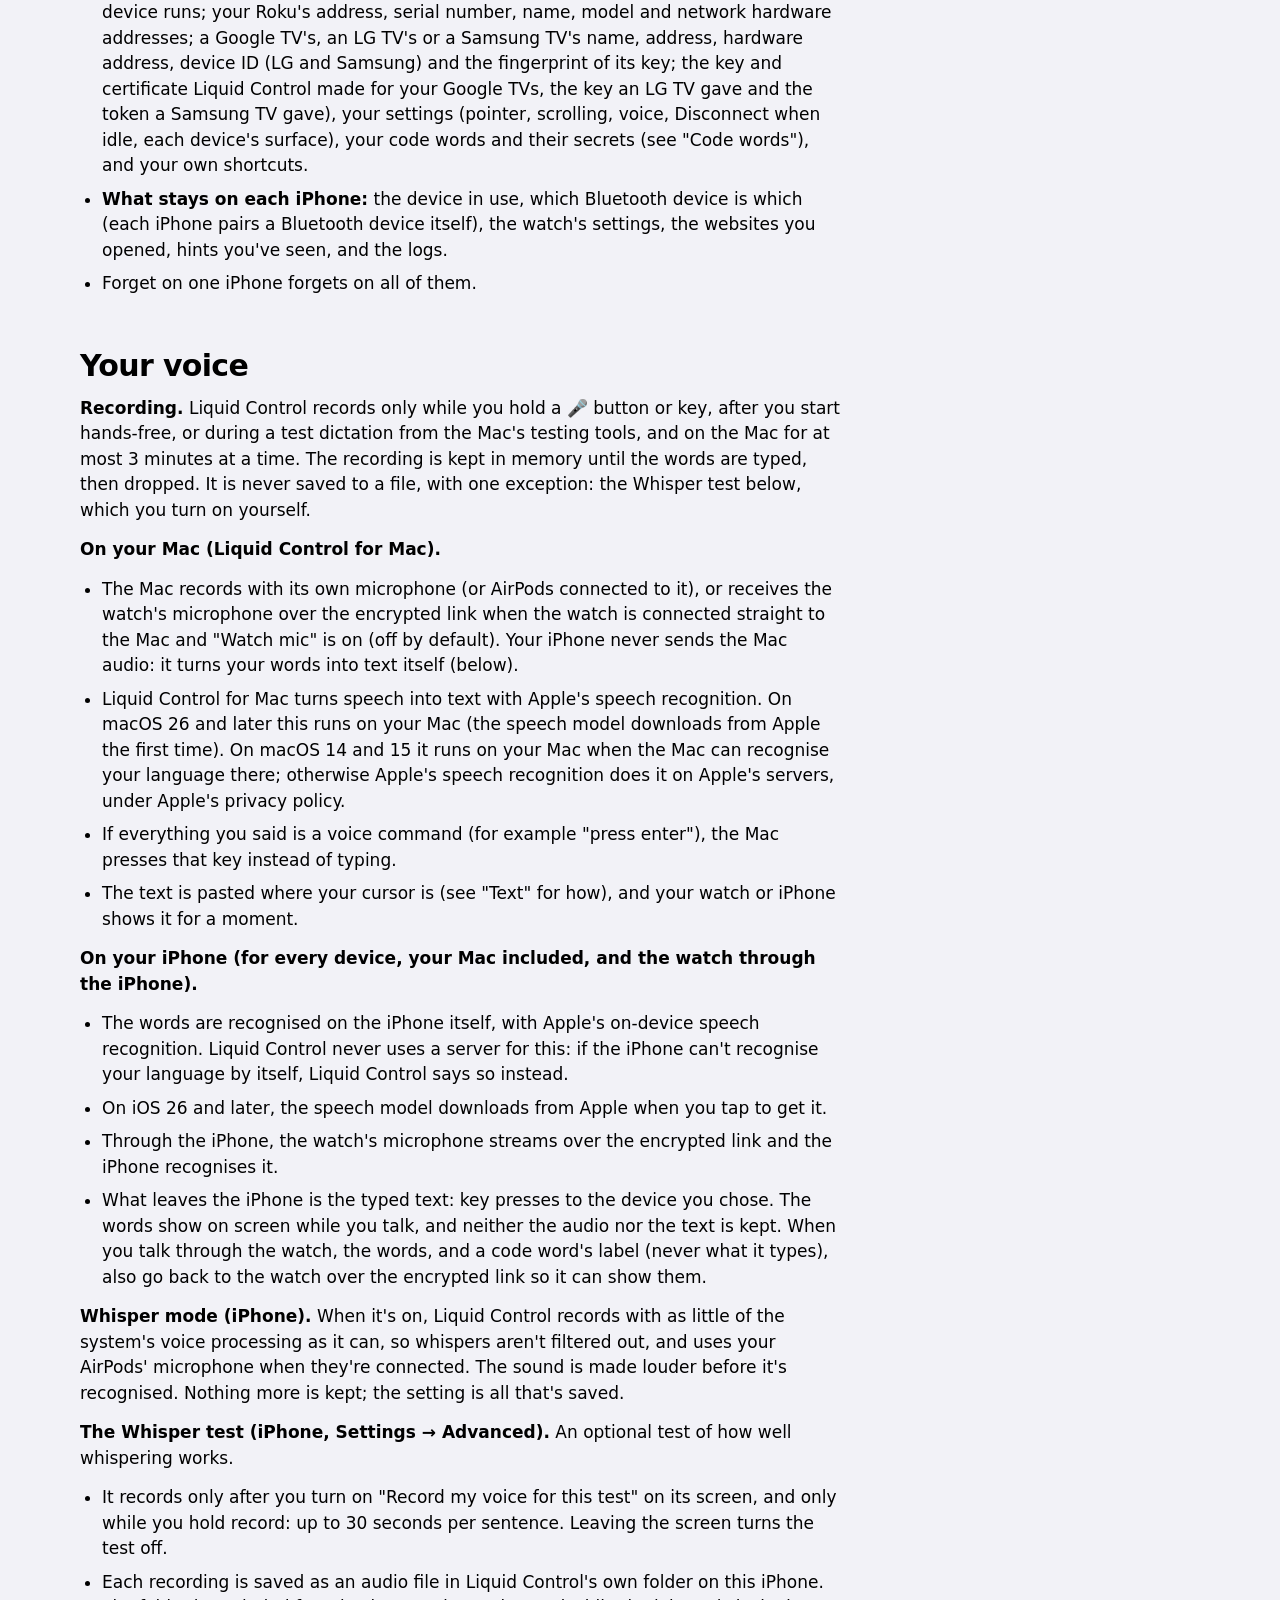
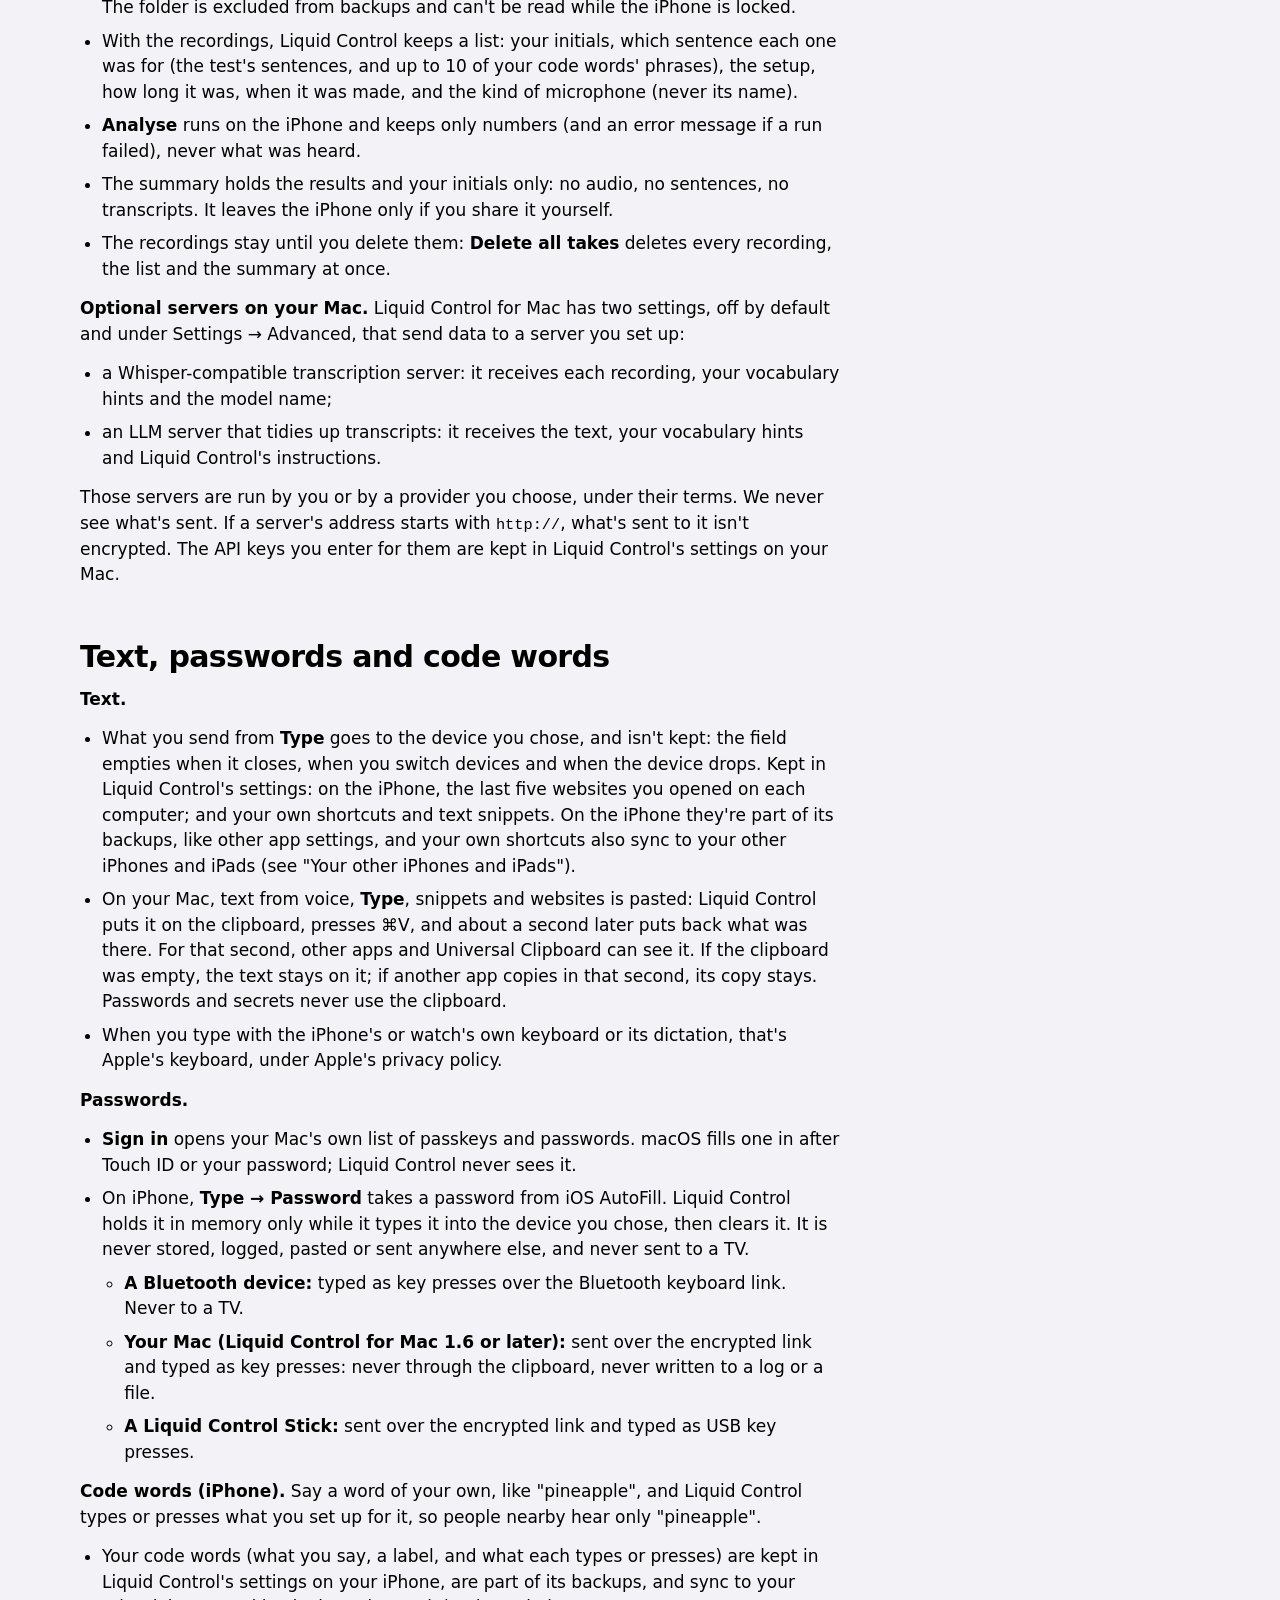
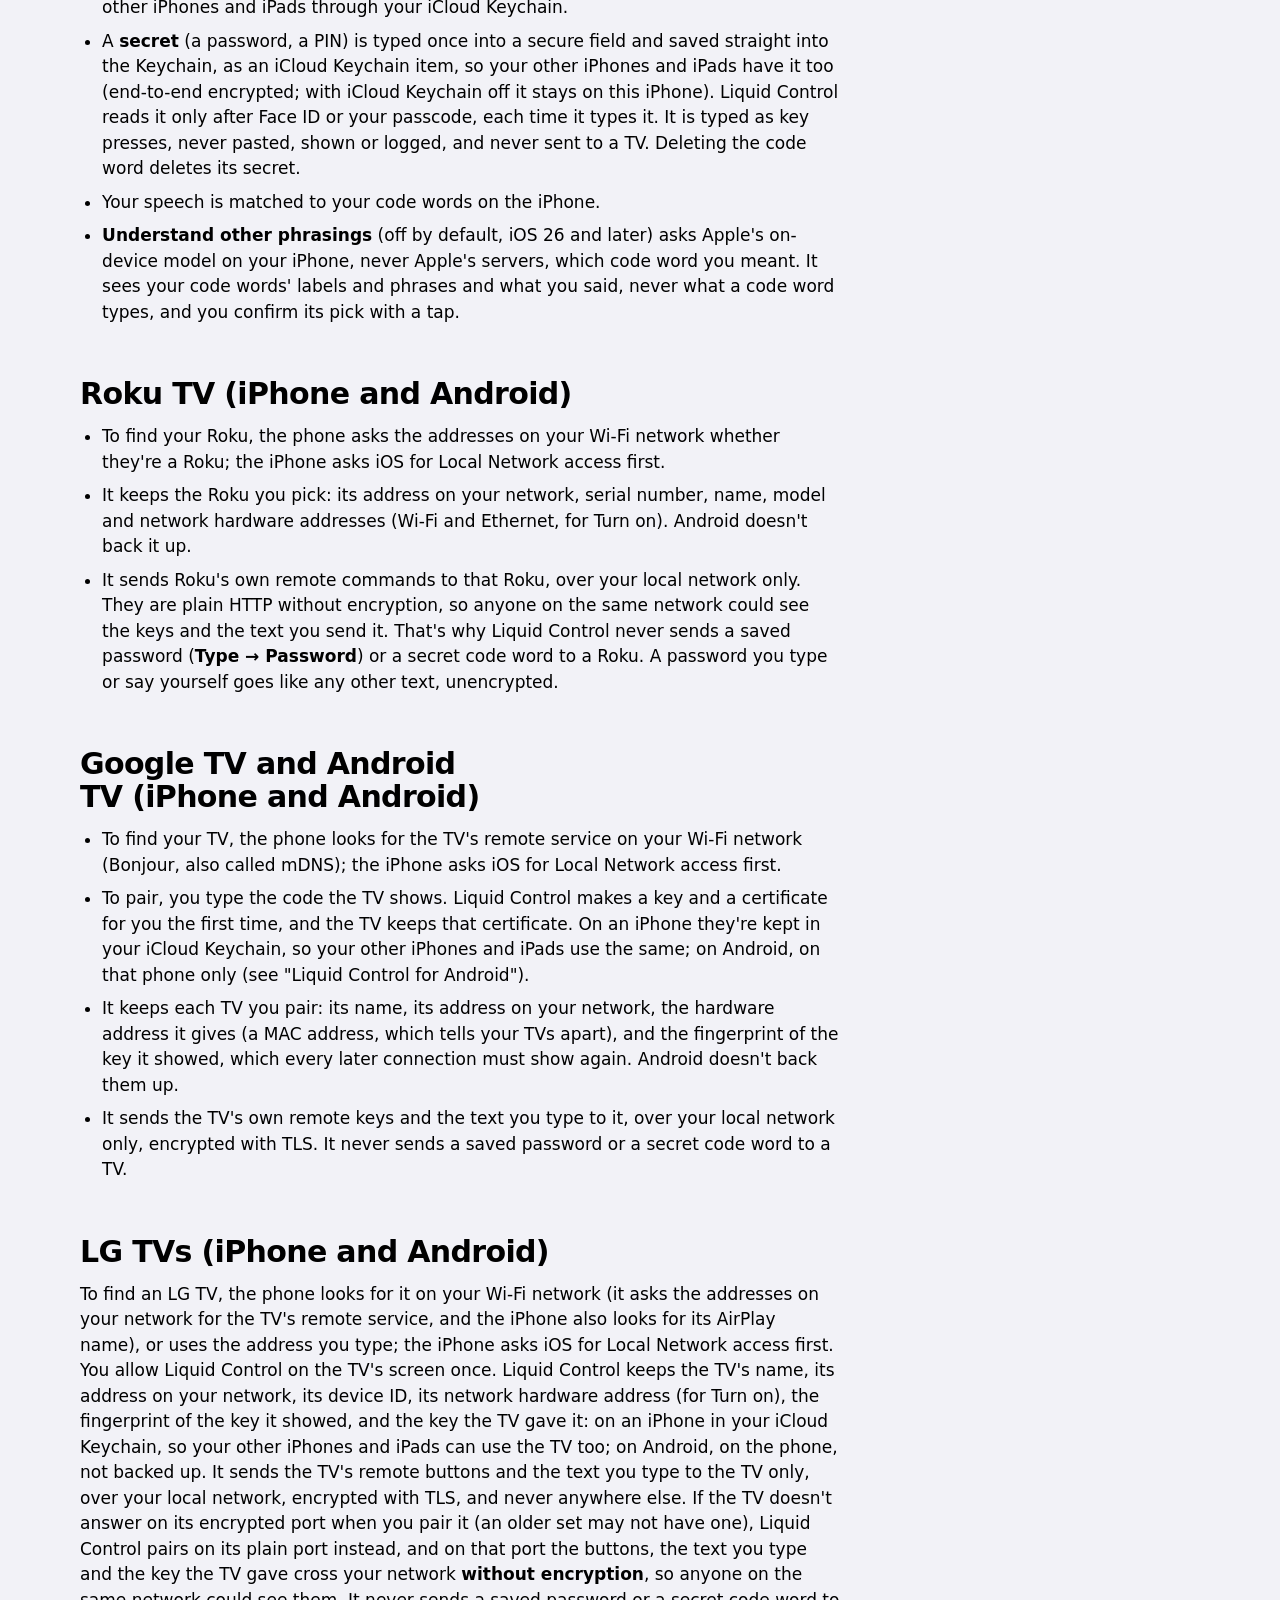
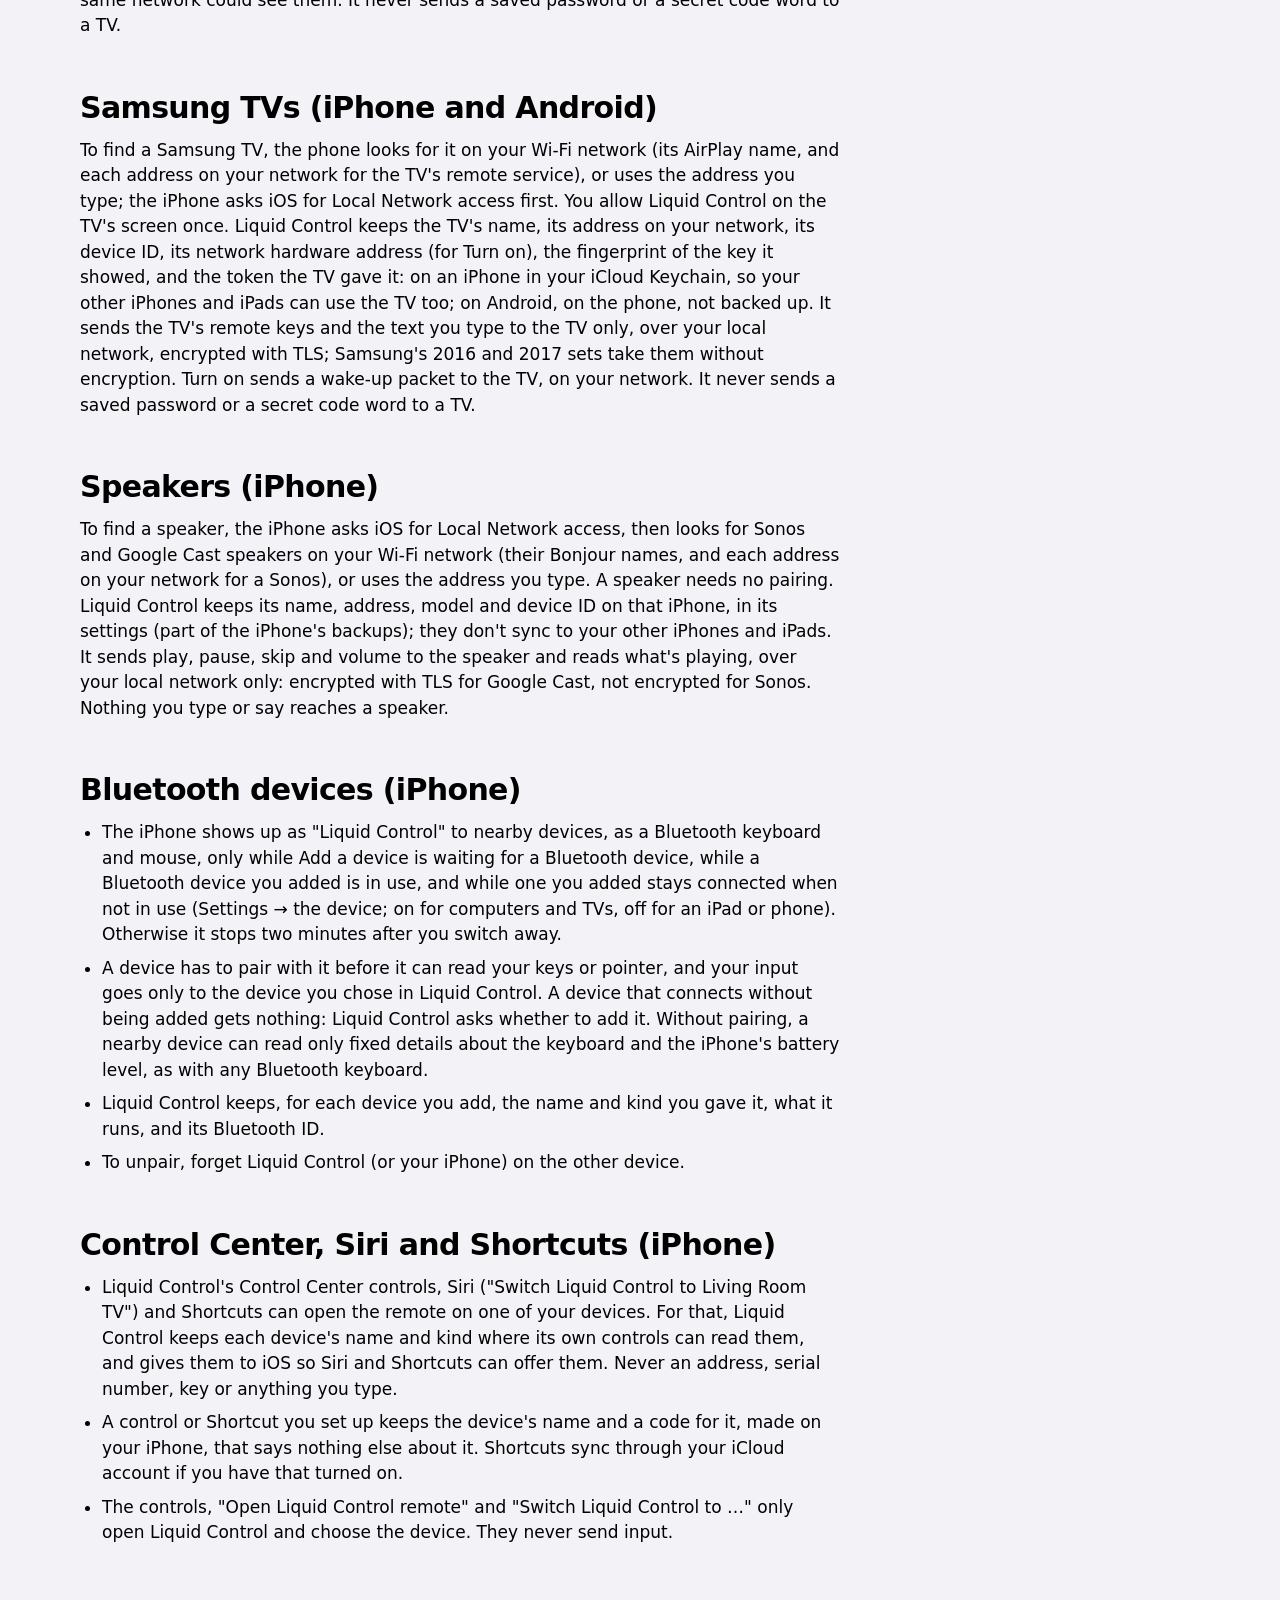
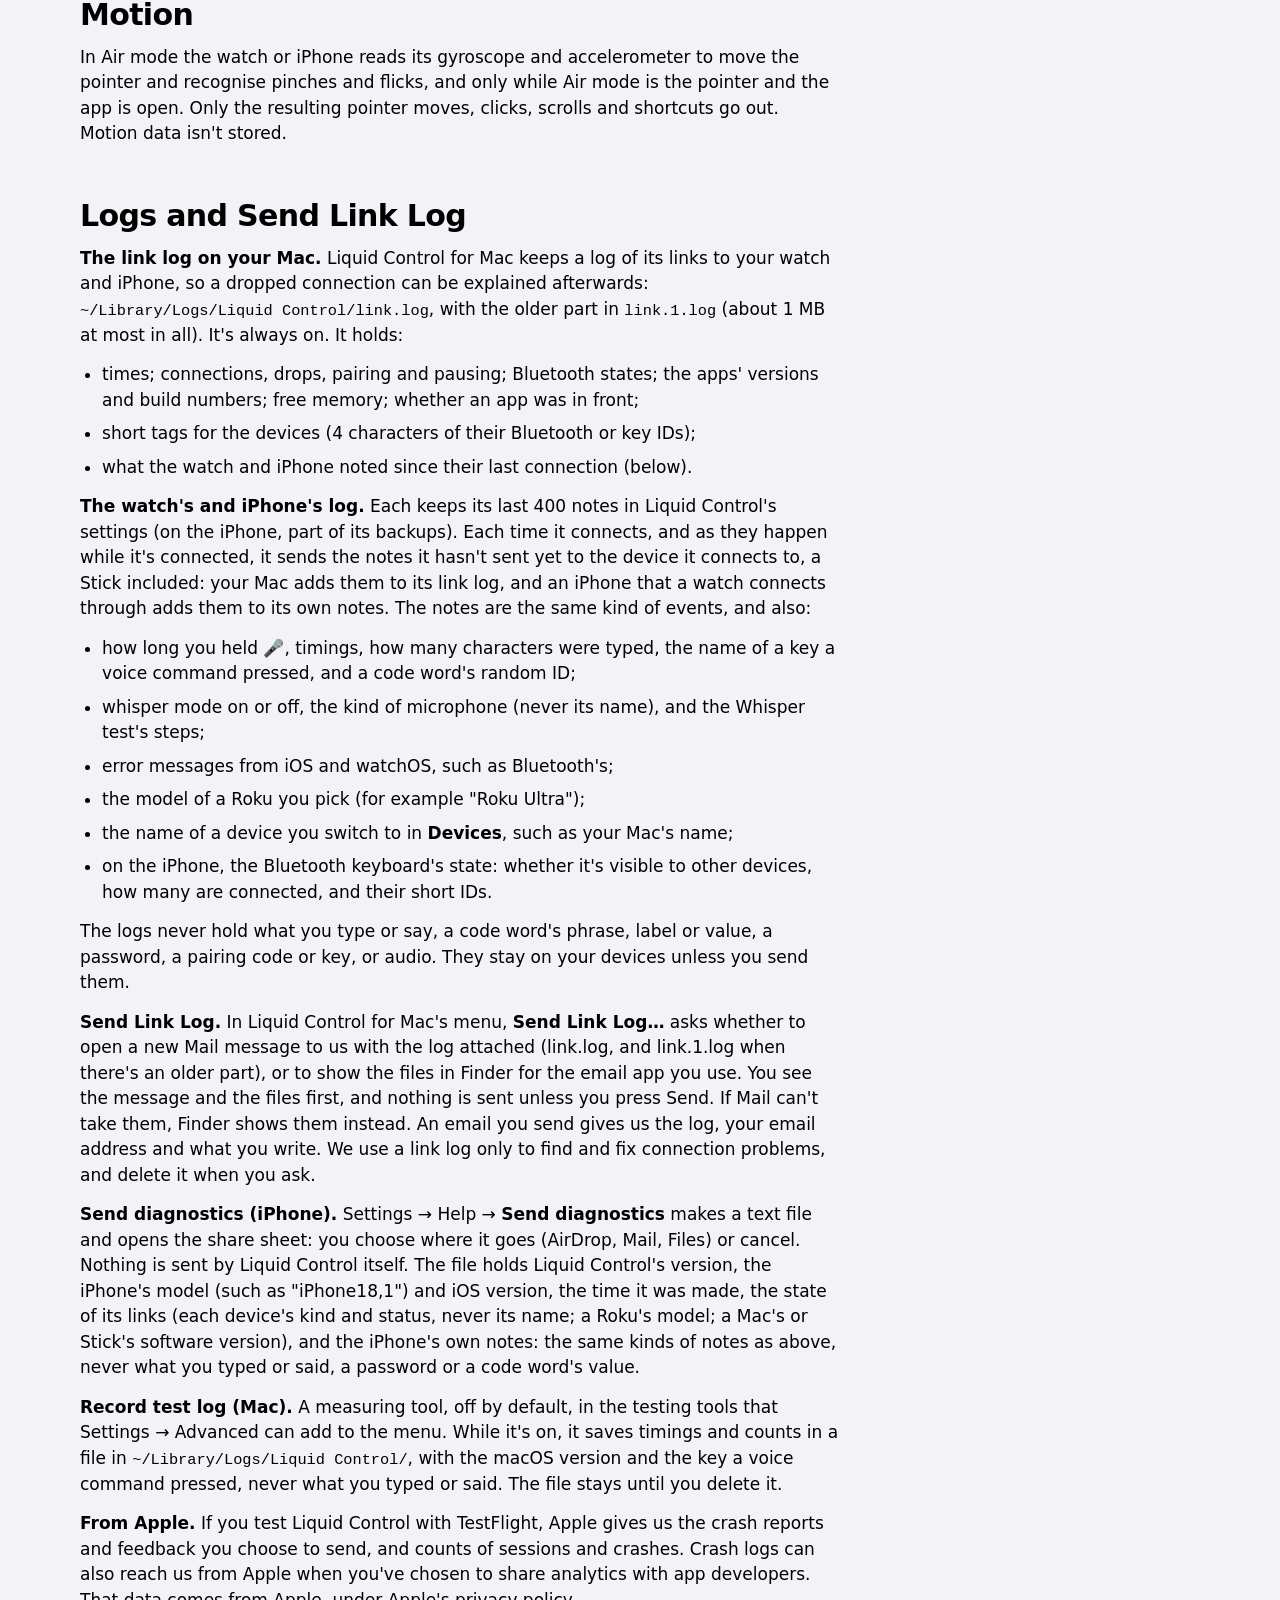
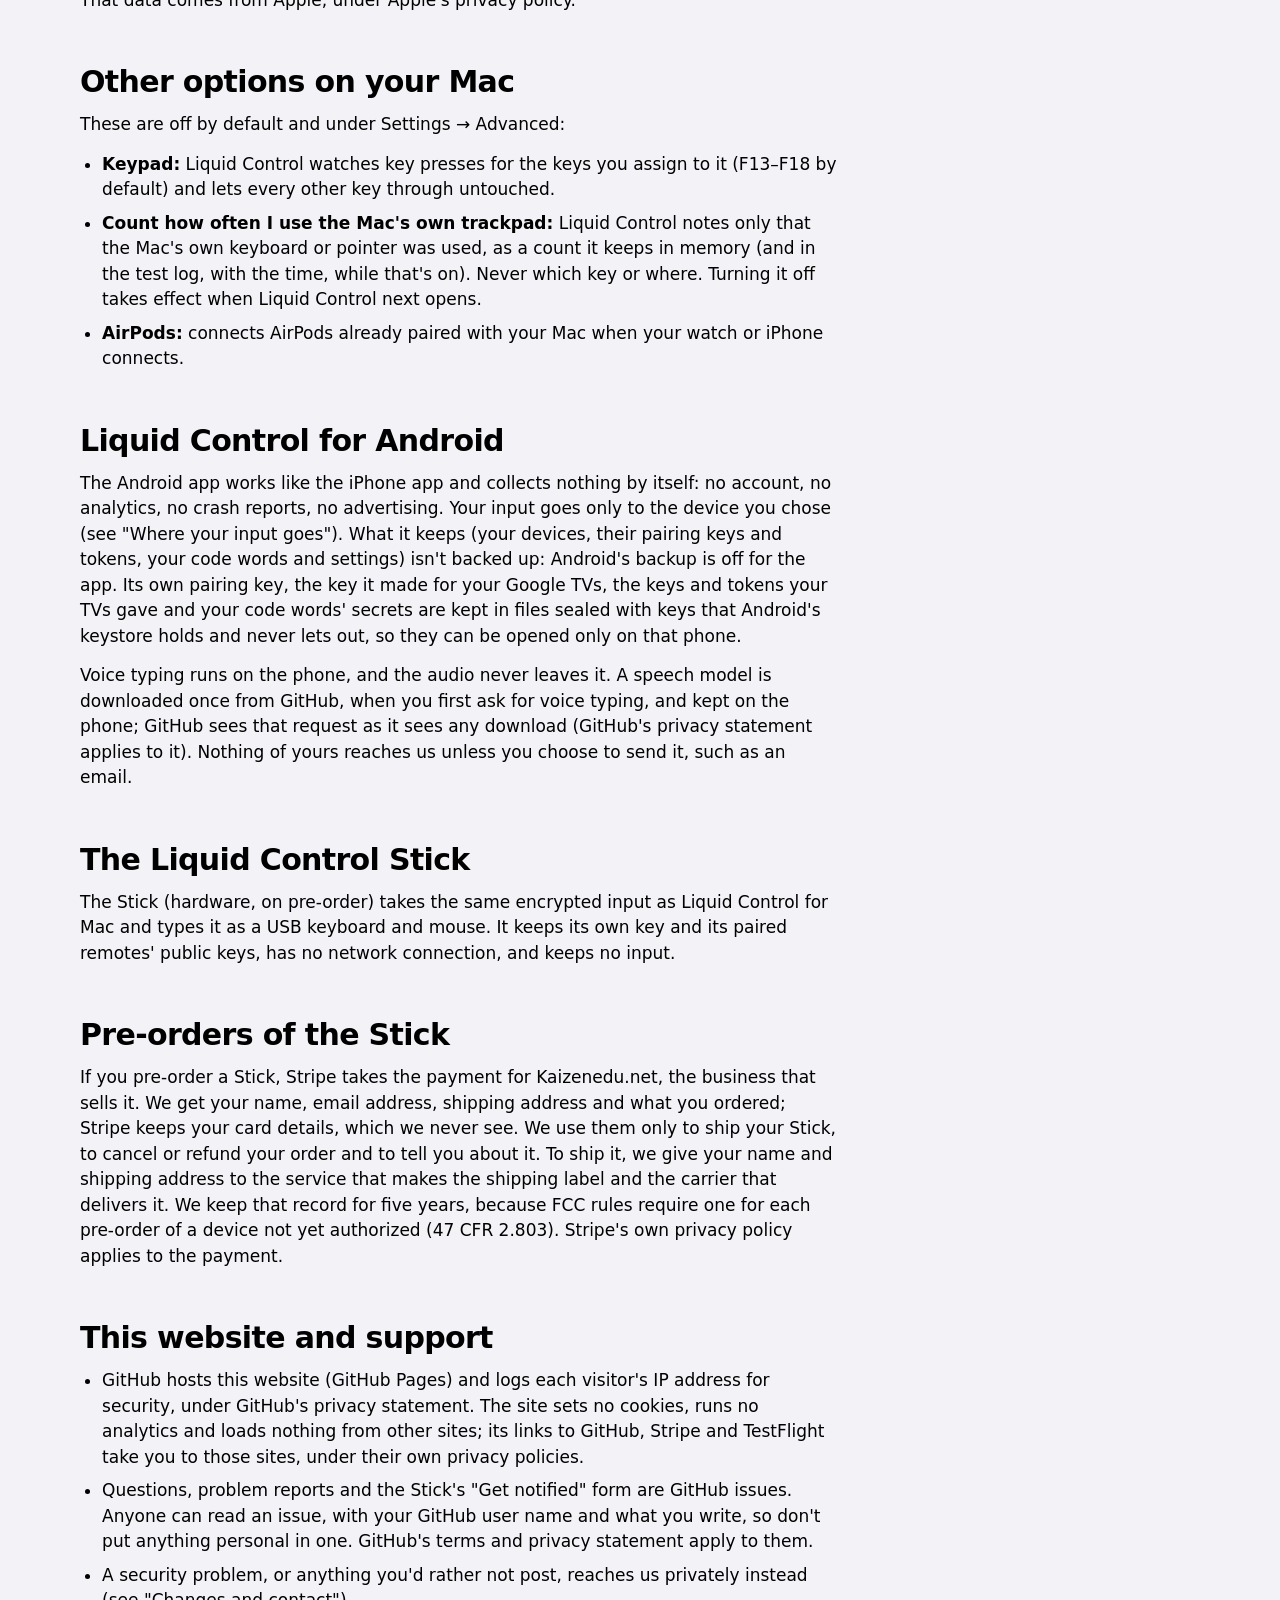
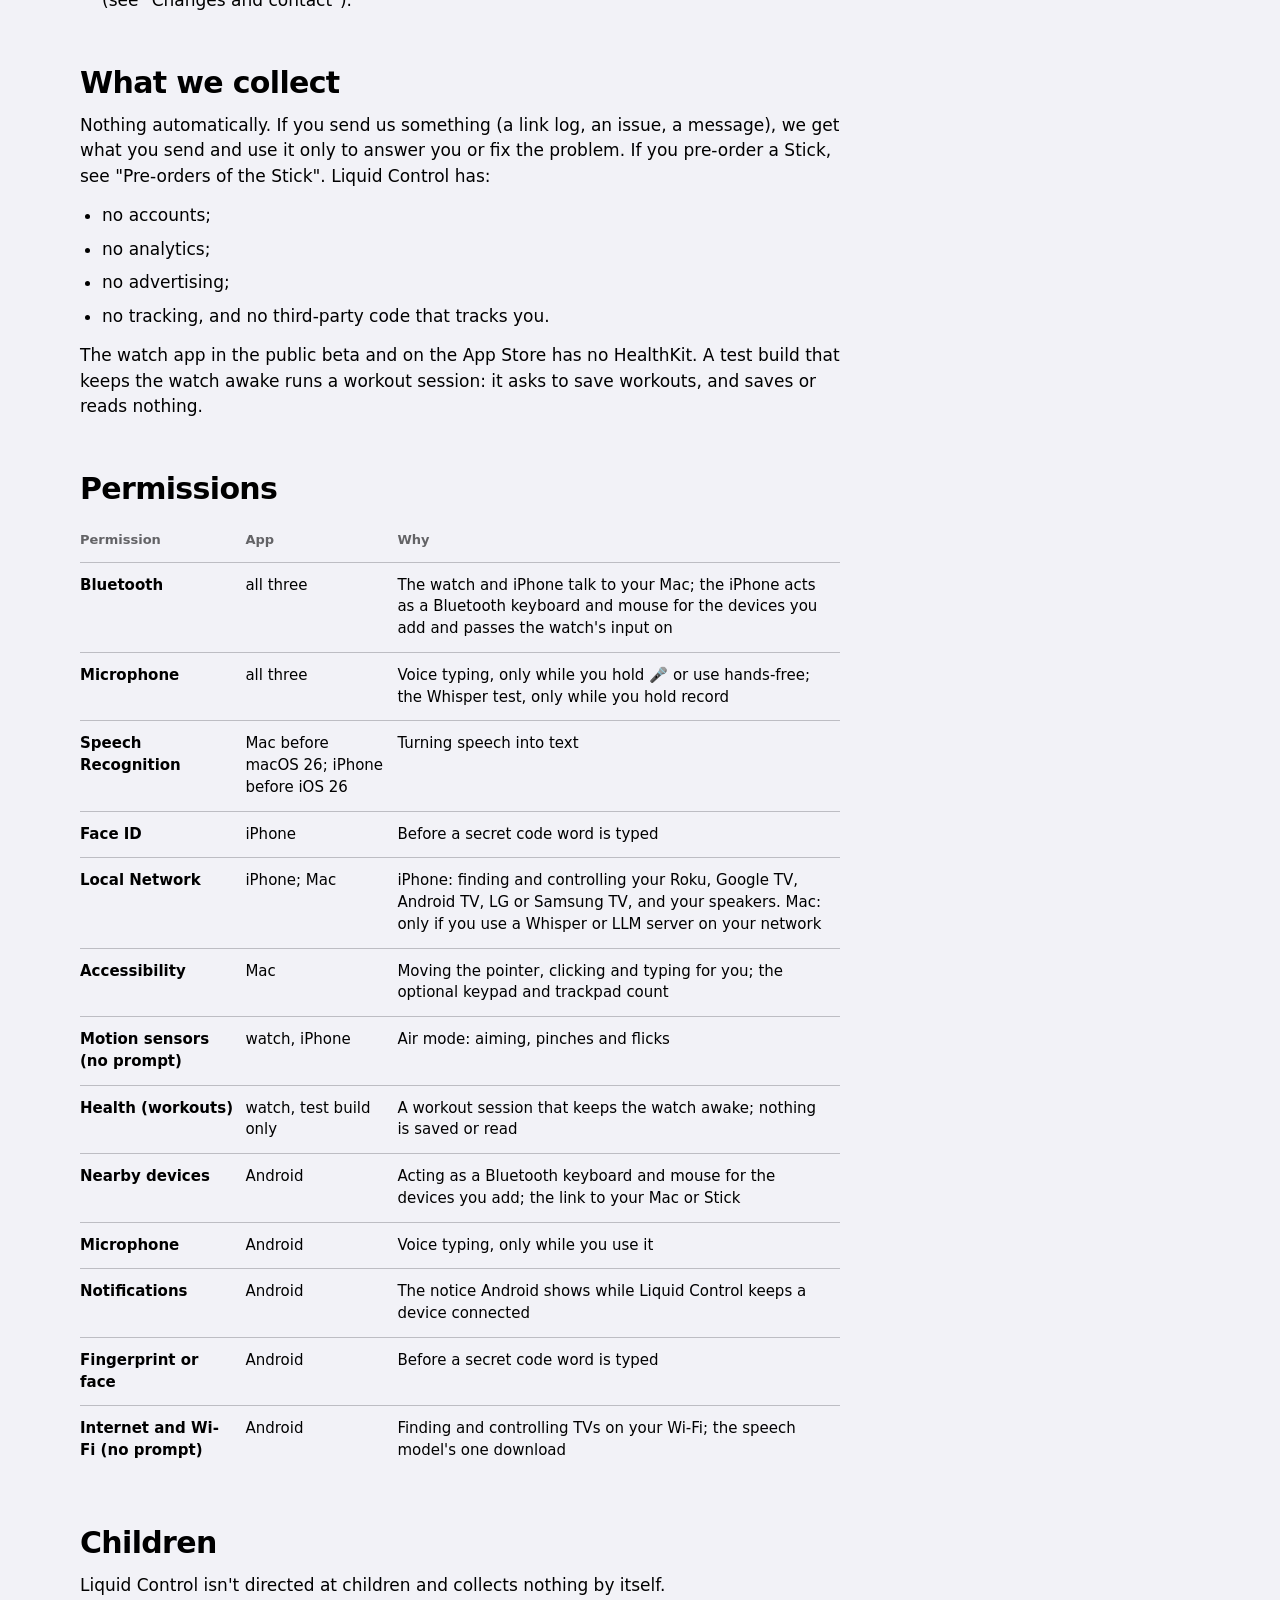
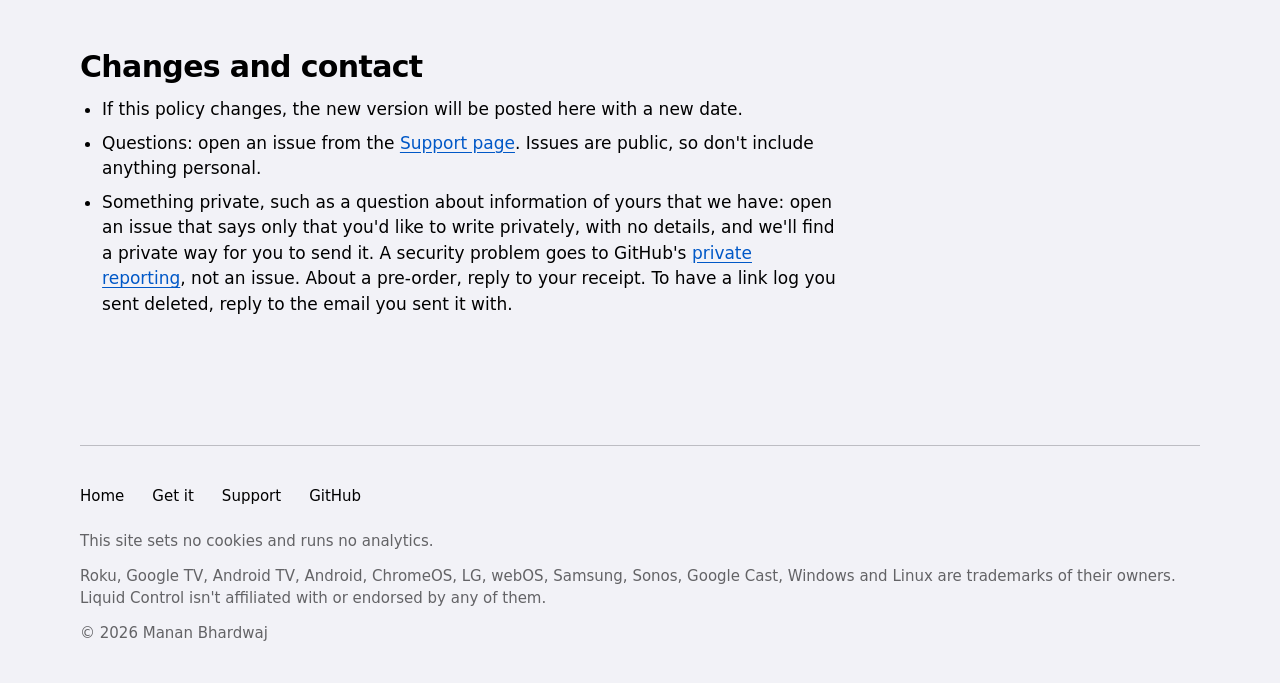
<file: privacy/index.html>
<!doctype html>
<html lang="en">
<head>
  <meta charset="utf-8">
  <meta name="viewport" content="width=device-width, initial-scale=1, viewport-fit=cover">
  <title>Privacy policy: Liquid Control</title>
  <meta name="description" content="Liquid Control collects nothing by itself: no account, no analytics, no advertising and no tracking. What you type and say goes only to the device you chose.">
  <meta name="color-scheme" content="light dark">
  <meta name="theme-color" content="#F2F2F7" media="(prefers-color-scheme: light)">
  <meta name="theme-color" content="#000000" media="(prefers-color-scheme: dark)">
  <meta property="og:type" content="article">
  <meta property="og:site_name" content="Liquid Control">
  <meta property="og:title" content="Liquid Control privacy policy">
  <meta property="og:description" content="Liquid Control collects nothing by itself: no account, no analytics, no advertising and no tracking.">
  <meta property="og:url" content="https://saitokiku.github.io/liquid-control/privacy/">
  <meta property="og:image" content="https://saitokiku.github.io/liquid-control/assets/og.png">
  <meta name="twitter:card" content="summary_large_image">
  <link rel="icon" href="../assets/icon-32.png" sizes="32x32" type="image/png">
  <link rel="apple-touch-icon" href="../assets/icon-180.png">
  <link rel="stylesheet" href="../assets/site.css">
  <script src="../assets/site.js" defer></script>
</head>
<body>
  <a class="skip" href="#main">Skip to content</a>

  <header class="site-header wrap">
    <nav class="nav glass" aria-label="Main">
      <a class="brand" href="../"><img src="../assets/icon-180.png" width="30" height="30" alt="">Liquid Control</a>
      <ul class="nav-links">
        <li><a href="../#features">Features</a></li>
        <li><a href="../#works">Works with</a></li>
        <li><a href="../#stick">The Stick</a></li>
        <li><a href="../support/">Support</a></li>
      </ul>
      <a class="btn btn-primary btn-small" href="../get/">Get it</a>
    </nav>
  </header>

  <main id="main" class="wrap">
    <article>
      <div class="page-head">
        <p class="eyebrow">Privacy</p>
        <h1>Liquid Control privacy policy</h1>
        <p><em>Effective November 25, 2026. Manan Bhardwaj ("we") makes Liquid Control: the app for iPhone, the app for Apple Watch, the app for Android, Liquid Control for Mac, and the Liquid Control Stick. Its earlier name was WristPad; nothing about your data changed with the name.</em></p>
      </div>
      <div class="prose">
        <p><strong>Short version: Liquid Control collects nothing by itself.</strong> There's no account, no analytics, no advertising and no tracking, and the apps send nothing to us by themselves. What you do on your watch or phone goes to a device you chose: your Mac, a Liquid Control Stick, a computer or TV paired with your phone as a Bluetooth keyboard, a Roku, Google TV, Android TV, LG or Samsung TV on your Wi-Fi, or a Sonos or Google Cast speaker (iPhone). What you set up on one iPhone reaches your other iPhones and iPads through your own iCloud Keychain, end-to-end encrypted, never through us (see "Your other iPhones and iPads"). Nothing of yours reaches us unless you choose to send it: a link log you email us (see "Send Link Log"), an email, an issue on GitHub (see "This website and support"), TestFlight feedback, or crash reports you let Apple share with developers.</p>
        <h2 id="where-your-input-goes">Where your input goes</h2>
        <p>The watch and the iPhone are remotes. Your touches, clicks, keys, the text you type and what you say go to the one device you're controlling, never to us:</p>
        <div class="table-wrap"><table>
        <thead><tr><th scope="col">You use</th><th scope="col">Your input goes to</th><th scope="col">How</th></tr></thead>
        <tbody>
        <tr><th scope="row" data-label="You use">Liquid Control for Mac</th><td data-label="Your input goes to">your Mac</td><td data-label="How">Bluetooth. Each watch or iPhone pairs once, with a code you check on both screens. After that, your input and voice, and your Mac's replies, are encrypted and signed. Only the handshake that starts each connection is plain: the protocol version, a short ID of each device's key, and, for a device that isn't paired yet or is out of date, a short status such as "Pairing…".</td></tr>
        <tr><th scope="row" data-label="You use">A Bluetooth device (iPhone)</th><td data-label="Your input goes to">a computer, tablet, phone or TV that you added in Add a device and paired with "Liquid Control" in its Bluetooth settings</td><td data-label="How">Bluetooth, as a keyboard and mouse. The other device must pair before it can read your keys, so the link is encrypted by Bluetooth.</td></tr>
        <tr><th scope="row" data-label="You use">A Roku (iPhone and Android)</th><td data-label="Your input goes to">a Roku on your Wi-Fi network</td><td data-label="How">Roku's remote commands over your local network. They are <strong>not</strong> encrypted (see "Roku TV").</td></tr>
        <tr><th scope="row" data-label="You use">A Google TV or Android TV (iPhone and Android)</th><td data-label="Your input goes to">a TV on your Wi-Fi network that you paired with the code it showed</td><td data-label="How">Its own remote protocol over your local network, encrypted with TLS (see "Google TV and Android TV").</td></tr>
        <tr><th scope="row" data-label="You use">An LG TV (iPhone and Android)</th><td data-label="Your input goes to">an LG TV on your Wi-Fi network that you allowed on its screen</td><td data-label="How">LG's own remote protocol over your local network, encrypted with TLS; an LG that doesn't answer on its encrypted port when you pair it, such as an older set, takes it <strong>unencrypted</strong> (see "LG TVs").</td></tr>
        <tr><th scope="row" data-label="You use">A Samsung TV (iPhone and Android)</th><td data-label="Your input goes to">a Samsung TV on your Wi-Fi network that you allowed on its screen</td><td data-label="How">Samsung's own remote protocol over your local network, encrypted with TLS; 2016 and 2017 sets take it <strong>unencrypted</strong> (see "Samsung TVs").</td></tr>
        <tr><th scope="row" data-label="You use">A speaker (iPhone)</th><td data-label="Your input goes to">a Sonos or Google Cast speaker on your Wi-Fi network</td><td data-label="How">Play, pause, skip and volume only, never what you type or say. Google Cast encrypts it with TLS; Sonos does <strong>not</strong> (see "Speakers").</td></tr>
        <tr><th scope="row" data-label="You use">Liquid Control for Android</th><td data-label="Your input goes to">the device you chose: a Bluetooth device, a Roku, a Google TV or Android TV, an LG or Samsung TV, your Mac or a Liquid Control Stick</td><td data-label="How">The same ways as the iPhone, in the rows above (see "Liquid Control for Android").</td></tr>
        <tr><th scope="row" data-label="You use">The watch through your iPhone</th><td data-label="Your input goes to">your iPhone, which passes it on to the device in use</td><td data-label="How">Bluetooth, encrypted by Liquid Control, then as above.</td></tr>
        </tbody></table></div>
        <p>We don't run any servers. Your voice can also reach Apple, or a server you set up yourself: see "Your voice".</p>
        <h2 id="pairing">Pairing</h2>
        <ul><li>Each watch, Mac and Stick has its own pairing key, kept in its Keychain; the watch's never leaves it, not even in a backup. Your iPhones and iPads share one pairing key through your iCloud Keychain (end-to-end encrypted, under your Apple ID), so a Mac or Stick paired from one of them knows the others too.</li><li>Liquid Control for Mac keeps the public keys of the watches and iPhones paired with it, and an iPhone that passes watches' input on keeps theirs. The watch and the iPhone keep the public key, the kind (Mac, Stick, iPhone), the name and the time last seen of each device they're paired with. Your Mac tells paired remotes its computer name, over the encrypted link.</li><li><strong>Where text will go (Mac, on by default).</strong> While your iPhone is connected, Liquid Control for Mac tells it the name of the app in front and the kind of field that has the cursor (for example "Safari · Address bar"), over the encrypted link, so the iPhone can show where your words will land. Never what's in the field. Turn it off in Liquid Control for Mac's Settings ("Tell my iPhone where text will go"). Your watch isn't sent it.</li><li><strong>Your devices on your watch.</strong> Your iPhone sends your watch its list of devices (each one's name, kind and whether it's connected) over Apple's own watch-to-iPhone connection, so the watch can show and switch them.</li><li>Your watch and your iPhone exchange their public keys over Apple's own watch-to-iPhone connection, so the watch can work through the iPhone without a code. The iPhone keeps the watch's key until you unpair the watch or delete Liquid Control.</li><li>Nearby Bluetooth devices can see that Liquid Control is there: your Mac while Liquid Control for Mac runs, and your iPhone while it's passing a watch's input on, while Add a device is waiting for a Bluetooth device, and while a Bluetooth device you added needs it (see "Bluetooth devices"). Without pairing they can't do anything with it.</li><li><strong>Forget all</strong> (Mac Settings), <strong>Forget this Mac</strong> and <strong>Devices → Forget</strong> (watch and iPhone), and <strong>Forget other watches</strong> (iPhone, Watch relay) remove pairings.</li></ul>
        <h2 id="your-other-iphones-and-ipads">Your other iPhones and iPads</h2>
        <p>What you set up on one iPhone or iPad syncs to your others through your iCloud Keychain: one small item per device, end-to-end encrypted by Apple, under your Apple ID. Liquid Control has no server and no account, and we can't read it. With iCloud Keychain off, nothing syncs.</p>
        <ul><li><strong>What syncs:</strong> your devices (each one's name, kind, place in your list and Stay connected; a Mac's or Stick's public key and the name it said; what a Bluetooth device runs; your Roku's address, serial number, name, model and network hardware addresses; a Google TV's, an LG TV's or a Samsung TV's name, address, hardware address, device ID (LG and Samsung) and the fingerprint of its key; the key and certificate Liquid Control made for your Google TVs, the key an LG TV gave and the token a Samsung TV gave), your settings (pointer, scrolling, voice, Disconnect when idle, each device's surface), your code words and their secrets (see "Code words"), and your own shortcuts.</li><li><strong>What stays on each iPhone:</strong> the device in use, which Bluetooth device is which (each iPhone pairs a Bluetooth device itself), the watch's settings, the websites you opened, hints you've seen, and the logs.</li><li>Forget on one iPhone forgets on all of them.</li></ul>
        <h2 id="your-voice">Your voice</h2>
        <p><strong>Recording.</strong> Liquid Control records only while you hold a 🎤 button or key, after you start hands-free, or during a test dictation from the Mac's testing tools, and on the Mac for at most 3 minutes at a time. The recording is kept in memory until the words are typed, then dropped. It is never saved to a file, with one exception: the Whisper test below, which you turn on yourself.</p>
        <p><strong>On your Mac (Liquid Control for Mac).</strong></p>
        <ul><li>The Mac records with its own microphone (or AirPods connected to it), or receives the watch's microphone over the encrypted link when the watch is connected straight to the Mac and "Watch mic" is on (off by default). Your iPhone never sends the Mac audio: it turns your words into text itself (below).</li><li>Liquid Control for Mac turns speech into text with Apple's speech recognition. On macOS 26 and later this runs on your Mac (the speech model downloads from Apple the first time). On macOS 14 and 15 it runs on your Mac when the Mac can recognise your language there; otherwise Apple's speech recognition does it on Apple's servers, under Apple's privacy policy.</li><li>If everything you said is a voice command (for example "press enter"), the Mac presses that key instead of typing.</li><li>The text is pasted where your cursor is (see "Text" for how), and your watch or iPhone shows it for a moment.</li></ul>
        <p><strong>On your iPhone (for every device, your Mac included, and the watch through the iPhone).</strong></p>
        <ul><li>The words are recognised on the iPhone itself, with Apple's on-device speech recognition. Liquid Control never uses a server for this: if the iPhone can't recognise your language by itself, Liquid Control says so instead.</li><li>On iOS 26 and later, the speech model downloads from Apple when you tap to get it.</li><li>Through the iPhone, the watch's microphone streams over the encrypted link and the iPhone recognises it.</li><li>What leaves the iPhone is the typed text: key presses to the device you chose. The words show on screen while you talk, and neither the audio nor the text is kept. When you talk through the watch, the words, and a code word's label (never what it types), also go back to the watch over the encrypted link so it can show them.</li></ul>
        <p><strong>Whisper mode (iPhone).</strong> When it's on, Liquid Control records with as little of the system's voice processing as it can, so whispers aren't filtered out, and uses your AirPods' microphone when they're connected. The sound is made louder before it's recognised. Nothing more is kept; the setting is all that's saved.</p>
        <p><strong>The Whisper test (iPhone, Settings → Advanced).</strong> An optional test of how well whispering works.</p>
        <ul><li>It records only after you turn on "Record my voice for this test" on its screen, and only while you hold record: up to 30 seconds per sentence. Leaving the screen turns the test off.</li><li>Each recording is saved as an audio file in Liquid Control's own folder on this iPhone. The folder is excluded from backups and can't be read while the iPhone is locked.</li><li>With the recordings, Liquid Control keeps a list: your initials, which sentence each one was for (the test's sentences, and up to 10 of your code words' phrases), the setup, how long it was, when it was made, and the kind of microphone (never its name).</li><li><strong>Analyse</strong> runs on the iPhone and keeps only numbers (and an error message if a run failed), never what was heard.</li><li>The summary holds the results and your initials only: no audio, no sentences, no transcripts. It leaves the iPhone only if you share it yourself.</li><li>The recordings stay until you delete them: <strong>Delete all takes</strong> deletes every recording, the list and the summary at once.</li></ul>
        <p><strong>Optional servers on your Mac.</strong> Liquid Control for Mac has two settings, off by default and under Settings → Advanced, that send data to a server you set up:</p>
        <ul><li>a Whisper-compatible transcription server: it receives each recording, your vocabulary hints and the model name;</li><li>an LLM server that tidies up transcripts: it receives the text, your vocabulary hints and Liquid Control's instructions.</li></ul>
        <p>Those servers are run by you or by a provider you choose, under their terms. We never see what's sent. If a server's address starts with <code>http://</code>, what's sent to it isn't encrypted. The API keys you enter for them are kept in Liquid Control's settings on your Mac.</p>
        <h2 id="text-passwords-and-code-words">Text, passwords and code words</h2>
        <p><strong>Text.</strong></p>
        <ul><li>What you send from <strong>Type</strong> goes to the device you chose, and isn't kept: the field empties when it closes, when you switch devices and when the device drops. Kept in Liquid Control's settings: on the iPhone, the last five websites you opened on each computer; and your own shortcuts and text snippets. On the iPhone they're part of its backups, like other app settings, and your own shortcuts also sync to your other iPhones and iPads (see "Your other iPhones and iPads").</li><li>On your Mac, text from voice, <strong>Type</strong>, snippets and websites is pasted: Liquid Control puts it on the clipboard, presses ⌘V, and about a second later puts back what was there. For that second, other apps and Universal Clipboard can see it. If the clipboard was empty, the text stays on it; if another app copies in that second, its copy stays. Passwords and secrets never use the clipboard.</li><li>When you type with the iPhone's or watch's own keyboard or its dictation, that's Apple's keyboard, under Apple's privacy policy.</li></ul>
        <p><strong>Passwords.</strong></p>
        <ul><li><strong>Sign in</strong> opens your Mac's own list of passkeys and passwords. macOS fills one in after Touch ID or your password; Liquid Control never sees it.</li><li>On iPhone, <strong>Type → Password</strong> takes a password from iOS AutoFill. Liquid Control holds it in memory only while it types it into the device you chose, then clears it. It is never stored, logged, pasted or sent anywhere else, and never sent to a TV.<ul><li><strong>A Bluetooth device:</strong> typed as key presses over the Bluetooth keyboard link. Never to a TV.</li><li><strong>Your Mac (Liquid Control for Mac 1.6 or later):</strong> sent over the encrypted link and typed as key presses: never through the clipboard, never written to a log or a file.</li><li><strong>A Liquid Control Stick:</strong> sent over the encrypted link and typed as USB key presses.</li></ul></li></ul>
        <p><strong>Code words (iPhone).</strong> Say a word of your own, like "pineapple", and Liquid Control types or presses what you set up for it, so people nearby hear only "pineapple".</p>
        <ul><li>Your code words (what you say, a label, and what each types or presses) are kept in Liquid Control's settings on your iPhone, are part of its backups, and sync to your other iPhones and iPads through your iCloud Keychain.</li><li>A <strong>secret</strong> (a password, a PIN) is typed once into a secure field and saved straight into the Keychain, as an iCloud Keychain item, so your other iPhones and iPads have it too (end-to-end encrypted; with iCloud Keychain off it stays on this iPhone). Liquid Control reads it only after Face ID or your passcode, each time it types it. It is typed as key presses, never pasted, shown or logged, and never sent to a TV. Deleting the code word deletes its secret.</li><li>Your speech is matched to your code words on the iPhone.</li><li><strong>Understand other phrasings</strong> (off by default, iOS 26 and later) asks Apple's on-device model on your iPhone, never Apple's servers, which code word you meant. It sees your code words' labels and phrases and what you said, never what a code word types, and you confirm its pick with a tap.</li></ul>
        <h2 id="roku-tv">Roku TV (iPhone and Android)</h2>
        <ul><li>To find your Roku, the phone asks the addresses on your Wi-Fi network whether they're a Roku; the iPhone asks iOS for Local Network access first.</li><li>It keeps the Roku you pick: its address on your network, serial number, name, model and network hardware addresses (Wi-Fi and Ethernet, for Turn on). Android doesn't back it up.</li><li>It sends Roku's own remote commands to that Roku, over your local network only. They are plain HTTP without encryption, so anyone on the same network could see the keys and the text you send it. That's why Liquid Control never sends a saved password (<strong>Type → Password</strong>) or a secret code word to a Roku. A password you type or say yourself goes like any other text, unencrypted.</li></ul>
        <h2 id="google-tv-and-android-tv">Google TV and Android TV (iPhone and Android)</h2>
        <ul><li>To find your TV, the phone looks for the TV's remote service on your Wi-Fi network (Bonjour, also called mDNS); the iPhone asks iOS for Local Network access first.</li><li>To pair, you type the code the TV shows. Liquid Control makes a key and a certificate for you the first time, and the TV keeps that certificate. On an iPhone they're kept in your iCloud Keychain, so your other iPhones and iPads use the same; on Android, on that phone only (see "Liquid Control for Android").</li><li>It keeps each TV you pair: its name, its address on your network, the hardware address it gives (a MAC address, which tells your TVs apart), and the fingerprint of the key it showed, which every later connection must show again. Android doesn't back them up.</li><li>It sends the TV's own remote keys and the text you type to it, over your local network only, encrypted with TLS. It never sends a saved password or a secret code word to a TV.</li></ul>
        <h2 id="lg-tvs">LG TVs (iPhone and Android)</h2>
        <p>To find an LG TV, the phone looks for it on your Wi-Fi network (it asks the addresses on your network for the TV's remote service, and the iPhone also looks for its AirPlay name), or uses the address you type; the iPhone asks iOS for Local Network access first. You allow Liquid Control on the TV's screen once. Liquid Control keeps the TV's name, its address on your network, its device ID, its network hardware address (for Turn on), the fingerprint of the key it showed, and the key the TV gave it: on an iPhone in your iCloud Keychain, so your other iPhones and iPads can use the TV too; on Android, on the phone, not backed up. It sends the TV's remote buttons and the text you type to the TV only, over your local network, encrypted with TLS, and never anywhere else. If the TV doesn't answer on its encrypted port when you pair it (an older set may not have one), Liquid Control pairs on its plain port instead, and on that port the buttons, the text you type and the key the TV gave cross your network <strong>without encryption</strong>, so anyone on the same network could see them. It never sends a saved password or a secret code word to a TV.</p>
        <h2 id="samsung-tvs">Samsung TVs (iPhone and Android)</h2>
        <p>To find a Samsung TV, the phone looks for it on your Wi-Fi network (its AirPlay name, and each address on your network for the TV's remote service), or uses the address you type; the iPhone asks iOS for Local Network access first. You allow Liquid Control on the TV's screen once. Liquid Control keeps the TV's name, its address on your network, its device ID, its network hardware address (for Turn on), the fingerprint of the key it showed, and the token the TV gave it: on an iPhone in your iCloud Keychain, so your other iPhones and iPads can use the TV too; on Android, on the phone, not backed up. It sends the TV's remote keys and the text you type to the TV only, over your local network, encrypted with TLS; Samsung's 2016 and 2017 sets take them without encryption. Turn on sends a wake-up packet to the TV, on your network. It never sends a saved password or a secret code word to a TV.</p>
        <h2 id="speakers">Speakers (iPhone)</h2>
        <p>To find a speaker, the iPhone asks iOS for Local Network access, then looks for Sonos and Google Cast speakers on your Wi-Fi network (their Bonjour names, and each address on your network for a Sonos), or uses the address you type. A speaker needs no pairing. Liquid Control keeps its name, address, model and device ID on that iPhone, in its settings (part of the iPhone's backups); they don't sync to your other iPhones and iPads. It sends play, pause, skip and volume to the speaker and reads what's playing, over your local network only: encrypted with TLS for Google Cast, not encrypted for Sonos. Nothing you type or say reaches a speaker.</p>
        <h2 id="bluetooth-devices">Bluetooth devices (iPhone)</h2>
        <ul><li>The iPhone shows up as "Liquid Control" to nearby devices, as a Bluetooth keyboard and mouse, only while Add a device is waiting for a Bluetooth device, while a Bluetooth device you added is in use, and while one you added stays connected when not in use (Settings → the device; on for computers and TVs, off for an iPad or phone). Otherwise it stops two minutes after you switch away.</li><li>A device has to pair with it before it can read your keys or pointer, and your input goes only to the device you chose in Liquid Control. A device that connects without being added gets nothing: Liquid Control asks whether to add it. Without pairing, a nearby device can read only fixed details about the keyboard and the iPhone's battery level, as with any Bluetooth keyboard.</li><li>Liquid Control keeps, for each device you add, the name and kind you gave it, what it runs, and its Bluetooth ID.</li><li>To unpair, forget Liquid Control (or your iPhone) on the other device.</li></ul>
        <h2 id="control-center-siri-and-shortcuts">Control Center, Siri and Shortcuts (iPhone)</h2>
        <ul><li>Liquid Control's Control Center controls, Siri ("Switch Liquid Control to Living Room TV") and Shortcuts can open the remote on one of your devices. For that, Liquid Control keeps each device's name and kind where its own controls can read them, and gives them to iOS so Siri and Shortcuts can offer them. Never an address, serial number, key or anything you type.</li><li>A control or Shortcut you set up keeps the device's name and a code for it, made on your iPhone, that says nothing else about it. Shortcuts sync through your iCloud account if you have that turned on.</li><li>The controls, "Open Liquid Control remote" and "Switch Liquid Control to …" only open Liquid Control and choose the device. They never send input.</li></ul>
        <h2 id="motion">Motion</h2>
        <p>In Air mode the watch or iPhone reads its gyroscope and accelerometer to move the pointer and recognise pinches and flicks, and only while Air mode is the pointer and the app is open. Only the resulting pointer moves, clicks, scrolls and shortcuts go out. Motion data isn't stored.</p>
        <h2 id="logs-and-send-link-log">Logs and Send Link Log</h2>
        <p><strong>The link log on your Mac.</strong> Liquid Control for Mac keeps a log of its links to your watch and iPhone, so a dropped connection can be explained afterwards: <code>~/Library/Logs/Liquid Control/link.log</code>, with the older part in <code>link.1.log</code> (about 1 MB at most in all). It's always on. It holds:</p>
        <ul><li>times; connections, drops, pairing and pausing; Bluetooth states; the apps' versions and build numbers; free memory; whether an app was in front;</li><li>short tags for the devices (4 characters of their Bluetooth or key IDs);</li><li>what the watch and iPhone noted since their last connection (below).</li></ul>
        <p><strong>The watch's and iPhone's log.</strong> Each keeps its last 400 notes in Liquid Control's settings (on the iPhone, part of its backups). Each time it connects, and as they happen while it's connected, it sends the notes it hasn't sent yet to the device it connects to, a Stick included: your Mac adds them to its link log, and an iPhone that a watch connects through adds them to its own notes. The notes are the same kind of events, and also:</p>
        <ul><li>how long you held 🎤, timings, how many characters were typed, the name of a key a voice command pressed, and a code word's random ID;</li><li>whisper mode on or off, the kind of microphone (never its name), and the Whisper test's steps;</li><li>error messages from iOS and watchOS, such as Bluetooth's;</li><li>the model of a Roku you pick (for example "Roku Ultra");</li><li>the name of a device you switch to in <strong>Devices</strong>, such as your Mac's name;</li><li>on the iPhone, the Bluetooth keyboard's state: whether it's visible to other devices, how many are connected, and their short IDs.</li></ul>
        <p>The logs never hold what you type or say, a code word's phrase, label or value, a password, a pairing code or key, or audio. They stay on your devices unless you send them.</p>
        <p><strong>Send Link Log.</strong> In Liquid Control for Mac's menu, <strong>Send Link Log…</strong> asks whether to open a new Mail message to us with the log attached (link.log, and link.1.log when there's an older part), or to show the files in Finder for the email app you use. You see the message and the files first, and nothing is sent unless you press Send. If Mail can't take them, Finder shows them instead. An email you send gives us the log, your email address and what you write. We use a link log only to find and fix connection problems, and delete it when you ask.</p>
        <p><strong>Send diagnostics (iPhone).</strong> Settings → Help → <strong>Send diagnostics</strong> makes a text file and opens the share sheet: you choose where it goes (AirDrop, Mail, Files) or cancel. Nothing is sent by Liquid Control itself. The file holds Liquid Control's version, the iPhone's model (such as "iPhone18,1") and iOS version, the time it was made, the state of its links (each device's kind and status, never its name; a Roku's model; a Mac's or Stick's software version), and the iPhone's own notes: the same kinds of notes as above, never what you typed or said, a password or a code word's value.</p>
        <p><strong>Record test log (Mac).</strong> A measuring tool, off by default, in the testing tools that Settings → Advanced can add to the menu. While it's on, it saves timings and counts in a file in <code>~/Library/Logs/Liquid Control/</code>, with the macOS version and the key a voice command pressed, never what you typed or said. The file stays until you delete it.</p>
        <p><strong>From Apple.</strong> If you test Liquid Control with TestFlight, Apple gives us the crash reports and feedback you choose to send, and counts of sessions and crashes. Crash logs can also reach us from Apple when you've chosen to share analytics with app developers. That data comes from Apple, under Apple's privacy policy.</p>
        <h2 id="other-options-on-your-mac">Other options on your Mac</h2>
        <p>These are off by default and under Settings → Advanced:</p>
        <ul><li><strong>Keypad:</strong> Liquid Control watches key presses for the keys you assign to it (F13–F18 by default) and lets every other key through untouched.</li><li><strong>Count how often I use the Mac's own trackpad:</strong> Liquid Control notes only that the Mac's own keyboard or pointer was used, as a count it keeps in memory (and in the test log, with the time, while that's on). Never which key or where. Turning it off takes effect when Liquid Control next opens.</li><li><strong>AirPods:</strong> connects AirPods already paired with your Mac when your watch or iPhone connects.</li></ul>
        <h2 id="liquid-control-for-android">Liquid Control for Android</h2>
        <p>The Android app works like the iPhone app and collects nothing by itself: no account, no analytics, no crash reports, no advertising. Your input goes only to the device you chose (see "Where your input goes"). What it keeps (your devices, their pairing keys and tokens, your code words and settings) isn't backed up: Android's backup is off for the app. Its own pairing key, the key it made for your Google TVs, the keys and tokens your TVs gave and your code words' secrets are kept in files sealed with keys that Android's keystore holds and never lets out, so they can be opened only on that phone.</p>
        <p>Voice typing runs on the phone, and the audio never leaves it. A speech model is downloaded once from GitHub, when you first ask for voice typing, and kept on the phone; GitHub sees that request as it sees any download (GitHub's privacy statement applies to it). Nothing of yours reaches us unless you choose to send it, such as an email.</p>
        <h2 id="the-liquid-control-stick">The Liquid Control Stick</h2>
        <p>The Stick (hardware, on pre-order) takes the same encrypted input as Liquid Control for Mac and types it as a USB keyboard and mouse. It keeps its own key and its paired remotes' public keys, has no network connection, and keeps no input.</p>
        <h2 id="pre-orders-of-the-stick">Pre-orders of the Stick</h2>
        <p>If you pre-order a Stick, Stripe takes the payment for Kaizenedu.net, the business that sells it. We get your name, email address, shipping address and what you ordered; Stripe keeps your card details, which we never see. We use them only to ship your Stick, to cancel or refund your order and to tell you about it. To ship it, we give your name and shipping address to the service that makes the shipping label and the carrier that delivers it. We keep that record for five years, because FCC rules require one for each pre-order of a device not yet authorized (47 CFR 2.803). Stripe's own privacy policy applies to the payment.</p>
        <h2 id="this-website-and-support">This website and support</h2>
        <ul><li>GitHub hosts this website (GitHub Pages) and logs each visitor's IP address for security, under GitHub's privacy statement. The site sets no cookies, runs no analytics and loads nothing from other sites; its links to GitHub, Stripe and TestFlight take you to those sites, under their own privacy policies.</li><li>Questions, problem reports and the Stick's "Get notified" form are GitHub issues. Anyone can read an issue, with your GitHub user name and what you write, so don't put anything personal in one. GitHub's terms and privacy statement apply to them.</li><li>A security problem, or anything you'd rather not post, reaches us privately instead (see "Changes and contact").</li></ul>
        <h2 id="what-we-collect">What we collect</h2>
        <p>Nothing automatically. If you send us something (a link log, an issue, a message), we get what you send and use it only to answer you or fix the problem. If you pre-order a Stick, see "Pre-orders of the Stick". Liquid Control has:</p>
        <ul><li>no accounts;</li><li>no analytics;</li><li>no advertising;</li><li>no tracking, and no third-party code that tracks you.</li></ul>
        <p>The watch app in the public beta and on the App Store has no HealthKit. A test build that keeps the watch awake runs a workout session: it asks to save workouts, and saves or reads nothing.</p>
        <h2 id="permissions">Permissions</h2>
        <div class="table-wrap"><table>
        <thead><tr><th scope="col">Permission</th><th scope="col">App</th><th scope="col">Why</th></tr></thead>
        <tbody>
        <tr><th scope="row" data-label="Permission">Bluetooth</th><td data-label="App">all three</td><td data-label="Why">The watch and iPhone talk to your Mac; the iPhone acts as a Bluetooth keyboard and mouse for the devices you add and passes the watch's input on</td></tr>
        <tr><th scope="row" data-label="Permission">Microphone</th><td data-label="App">all three</td><td data-label="Why">Voice typing, only while you hold 🎤 or use hands-free; the Whisper test, only while you hold record</td></tr>
        <tr><th scope="row" data-label="Permission">Speech Recognition</th><td data-label="App">Mac before macOS 26; iPhone before iOS 26</td><td data-label="Why">Turning speech into text</td></tr>
        <tr><th scope="row" data-label="Permission">Face ID</th><td data-label="App">iPhone</td><td data-label="Why">Before a secret code word is typed</td></tr>
        <tr><th scope="row" data-label="Permission">Local Network</th><td data-label="App">iPhone; Mac</td><td data-label="Why">iPhone: finding and controlling your Roku, Google TV, Android TV, LG or Samsung TV, and your speakers. Mac: only if you use a Whisper or LLM server on your network</td></tr>
        <tr><th scope="row" data-label="Permission">Accessibility</th><td data-label="App">Mac</td><td data-label="Why">Moving the pointer, clicking and typing for you; the optional keypad and trackpad count</td></tr>
        <tr><th scope="row" data-label="Permission">Motion sensors (no prompt)</th><td data-label="App">watch, iPhone</td><td data-label="Why">Air mode: aiming, pinches and flicks</td></tr>
        <tr><th scope="row" data-label="Permission">Health (workouts)</th><td data-label="App">watch, test build only</td><td data-label="Why">A workout session that keeps the watch awake; nothing is saved or read</td></tr>
        <tr><th scope="row" data-label="Permission">Nearby devices</th><td data-label="App">Android</td><td data-label="Why">Acting as a Bluetooth keyboard and mouse for the devices you add; the link to your Mac or Stick</td></tr>
        <tr><th scope="row" data-label="Permission">Microphone</th><td data-label="App">Android</td><td data-label="Why">Voice typing, only while you use it</td></tr>
        <tr><th scope="row" data-label="Permission">Notifications</th><td data-label="App">Android</td><td data-label="Why">The notice Android shows while Liquid Control keeps a device connected</td></tr>
        <tr><th scope="row" data-label="Permission">Fingerprint or face</th><td data-label="App">Android</td><td data-label="Why">Before a secret code word is typed</td></tr>
        <tr><th scope="row" data-label="Permission">Internet and Wi-Fi (no prompt)</th><td data-label="App">Android</td><td data-label="Why">Finding and controlling TVs on your Wi-Fi; the speech model's one download</td></tr>
        </tbody></table></div>
        <h2 id="children">Children</h2>
        <p>Liquid Control isn't directed at children and collects nothing by itself.</p>
        <h2 id="changes-and-contact">Changes and contact</h2>
        <ul><li>If this policy changes, the new version will be posted here with a new date.</li><li>Questions: open an issue from the <a href="../support/#report">Support page</a>. Issues are public, so don't include anything personal.</li><li>Something private, such as a question about information of yours that we have: open an issue that says only that you'd like to write privately, with no details, and we'll find a private way for you to send it. A security problem goes to GitHub's <a href="https://github.com/saitokiku/liquid-control/security/policy">private reporting</a>, not an issue. About a pre-order, reply to your receipt. To have a link log you sent deleted, reply to the email you sent it with.</li></ul>
      </div>
    </article>
  </main>

  <footer class="site-footer wrap">
    <ul class="footer-links">
      <li><a href="../">Home</a></li>
      <li><a href="../get/">Get it</a></li>
      <li><a href="../support/">Support</a></li>
      <li><a href="https://github.com/saitokiku/liquid-control">GitHub</a></li>
    </ul>
    <p>This site sets no cookies and runs no analytics.</p>
    <p>Roku, Google TV, Android TV, Android, ChromeOS, LG, webOS, Samsung, Sonos, Google Cast, Windows and Linux are trademarks of their owners. Liquid Control isn't affiliated with or endorsed by any of them.</p>
    <p>© 2026 Manan Bhardwaj</p>
  </footer>
</body>
</html>
</file>
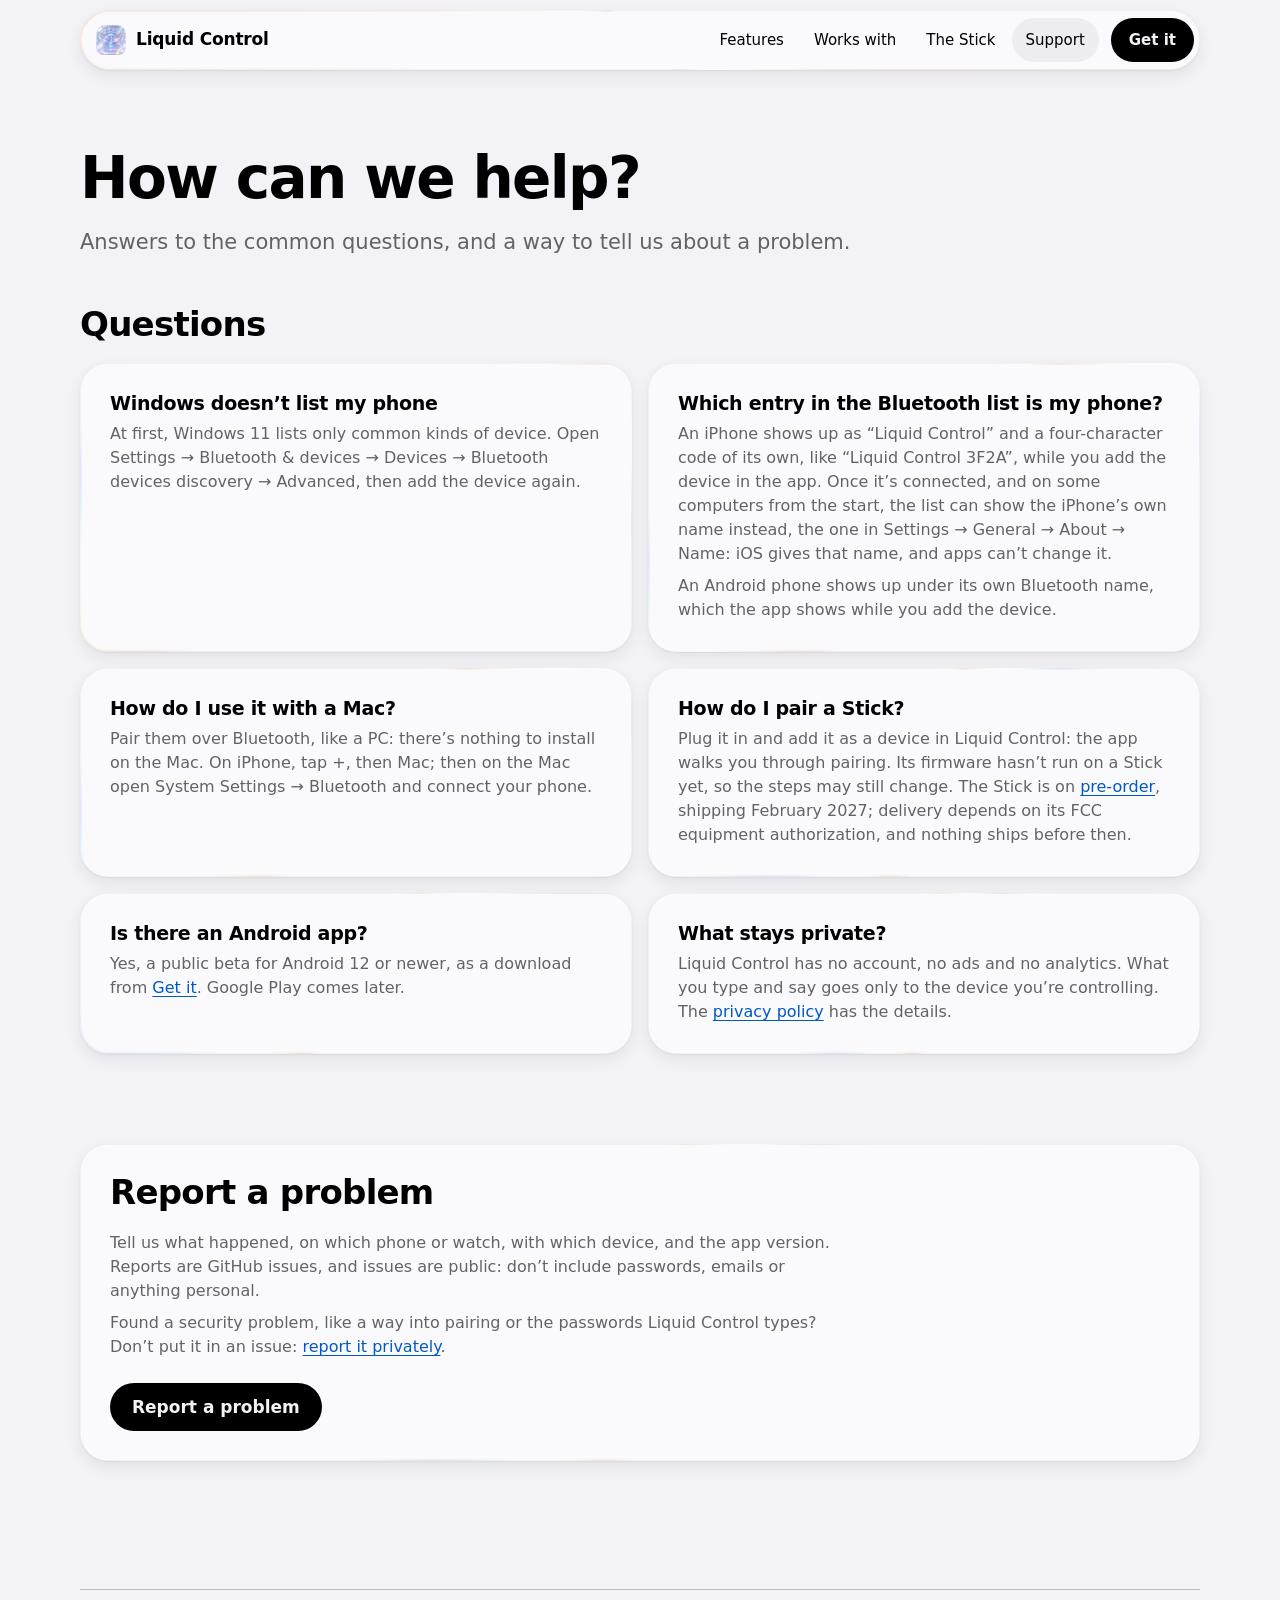
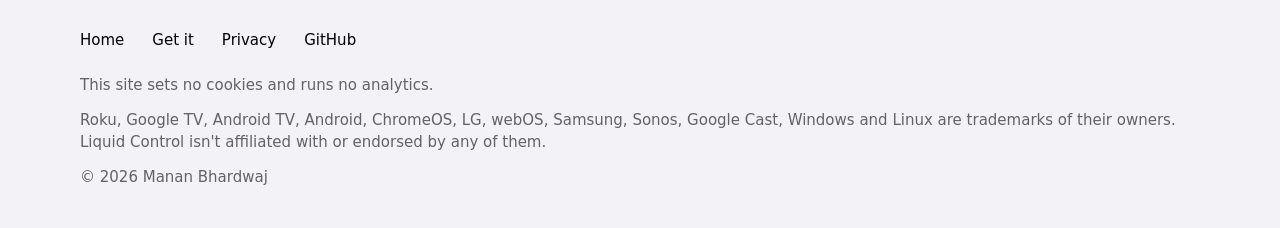
<file: support/index.html>
<!doctype html>
<html lang="en">
<head>
  <meta charset="utf-8">
  <meta name="viewport" content="width=device-width, initial-scale=1, viewport-fit=cover">
  <meta http-equiv="Content-Security-Policy" content="default-src 'self'; style-src 'self' 'unsafe-inline'; object-src 'none'; base-uri 'none'; form-action 'none'">
  <meta name="referrer" content="strict-origin-when-cross-origin">
  <title>Support: Liquid Control</title>
  <meta name="description" content="Answers to common questions about Liquid Control, pairing and devices, and how to report a problem.">
  <meta name="color-scheme" content="light dark">
  <meta name="theme-color" content="#F2F2F7" media="(prefers-color-scheme: light)">
  <meta name="theme-color" content="#000000" media="(prefers-color-scheme: dark)">
  <meta property="og:type" content="website">
  <meta property="og:site_name" content="Liquid Control">
  <meta property="og:title" content="Liquid Control support">
  <meta property="og:description" content="Answers to common questions, and how to report a problem.">
  <meta property="og:url" content="https://saitokiku.github.io/liquid-control/support/">
  <meta property="og:image" content="https://saitokiku.github.io/liquid-control/assets/og.png">
  <meta property="og:image:width" content="1200">
  <meta property="og:image:height" content="630">
  <meta property="og:image:alt" content="Liquid Control on an iPhone controlling a Mac, with the headline “Hit Enter without getting up. One remote for your Mac, your PC and your TV.”">
  <meta name="twitter:card" content="summary_large_image">
  <link rel="canonical" href="https://saitokiku.github.io/liquid-control/support/">
  <link rel="icon" href="../assets/icon-32.png" sizes="32x32" type="image/png">
  <link rel="apple-touch-icon" href="../assets/icon-180.png">
  <link rel="stylesheet" href="../assets/site.css?v=b42fe100">
  <script src="../assets/site.js?v=db268793" defer></script>
</head>
<body>
  <a class="skip" href="#main">Skip to content</a>

  <header class="site-header wrap">
    <nav class="nav glass" aria-label="Main">
      <a class="brand" href="../"><img src="../assets/icon-96.webp" width="30" height="30" alt="">Liquid Control</a>
      <ul class="nav-links">
        <li><a href="../#features">Features</a></li>
        <li><a href="../#works">Works with</a></li>
        <li><a href="../#stick">The Stick</a></li>
        <li><a href="./" aria-current="page">Support</a></li>
      </ul>
      <a class="btn btn-primary btn-small" href="../get/">Get it</a>
    </nav>
  </header>

  <main id="main" class="wrap">
    <div class="page-head">
      <h1>How can we help?</h1>
      <p>Answers to the common questions, and a way to tell us about a problem.</p>
    </div>

    <section id="faq" aria-labelledby="faq-title">
      <h2 class="subhead" id="faq-title">Questions</h2>
      <div class="faq">
        <article class="card glass" id="windows">
          <h3>Windows doesn’t list my phone</h3>
          <p>At first, Windows 11 lists only common kinds of device. Open Settings → Bluetooth &amp; devices →
            Devices → Bluetooth devices discovery → Advanced, then add the device again.</p>
        </article>
        <article class="card glass" id="which">
          <h3>Which entry in the Bluetooth list is my phone?</h3>
          <p>An iPhone shows up as “Liquid Control” and a four-character code of its own, like “Liquid Control 3F2A”,
            while you add the device in the app. Once it’s connected, and on some computers from the start, the list
            can show the iPhone’s own name instead, the one in Settings → General → About → Name: iOS gives that name,
            and apps can’t change it.</p>
          <p>An Android phone shows up under its own Bluetooth name, which the app shows while you add the device.</p>
        </article>
        <article class="card glass" id="mac">
          <h3>How do I use it with a Mac?</h3>
          <p>Pair them over Bluetooth, like a PC: there’s nothing to install on the Mac. On iPhone, tap +, then Mac;
            then on the Mac open System Settings → Bluetooth and connect your phone.</p>
        </article>
        <article class="card glass" id="stick">
          <h3>How do I pair a Stick?</h3>
          <p>Plug it in and add it as a device in Liquid Control: the app walks you through pairing. Its firmware
            hasn’t run on a Stick yet, so the steps may still change. The Stick is on
            <a href="../get/#stick">pre-order</a>, shipping February 2027; delivery depends on its FCC equipment
            authorization, and nothing ships before then.</p>
        </article>
        <article class="card glass" id="android">
          <h3>Is there an Android app?</h3>
          <p>Yes, a public beta for Android 12 or newer, as a download from <a href="../get/#android">Get it</a>.
            Google Play comes later.</p>
        </article>
        <article class="card glass" id="private">
          <h3>What stays private?</h3>
          <p>Liquid Control has no account, no ads and no analytics. What you type and say goes only to the device
            you’re controlling. The <a href="../privacy/">privacy policy</a> has the details.</p>
        </article>
      </div>
    </section>

    <section class="report" id="report" aria-labelledby="report-title">
      <div class="card glass">
        <h2 class="subhead" id="report-title">Report a problem</h2>
        <p>Tell us what happened, on which phone or watch, with which device, and the app version. Reports are
          GitHub issues, and issues are public: don’t include passwords, emails or anything personal.</p>
        <p>Found a security problem, like a way into pairing or the passwords Liquid Control types? Don’t put it in an
          issue: <a href="https://github.com/saitokiku/liquid-control/security/policy">report it privately</a>.</p>
        <div class="actions">
          <a class="btn btn-primary" href="https://github.com/saitokiku/liquid-control/issues/new/choose">Report a problem</a>
        </div>
      </div>
    </section>
  </main>

  <footer class="site-footer wrap">
    <ul class="footer-links">
      <li><a href="../">Home</a></li>
      <li><a href="../get/">Get it</a></li>
      <li><a href="../privacy/">Privacy</a></li>
      <li><a href="https://github.com/saitokiku/liquid-control">GitHub</a></li>
    </ul>
    <p>This site sets no cookies and runs no analytics.</p>
    <p>Roku, Google TV, Android TV, Android, ChromeOS, LG, webOS, Samsung, Sonos, Google Cast, Windows and Linux are trademarks of their owners. Liquid Control isn't affiliated with or endorsed by any of them.</p>
    <p>© 2026 Manan Bhardwaj</p>
  </footer>
</body>
</html>
</file>
<file: assets/site.css>
/* Liquid Control: the website's look.
   The app's spectral glass: flat system backgrounds, translucent glass with a hairline, and one sun on the right edge,
   two thirds up, whose light catches each glass rim from its own angle: white in the middle, a faint warm side and a
   faint cool side, and the light that passes through landing on the far edge with the same thin split.
   No web fonts, no images from anywhere else. assets/site.js aims each rim at the sun; without it they keep the angle
   set here. */

/* ---------- Tokens ---------- */

:root {
  color-scheme: light;
  --bg: #F2F2F7;
  --surface: #E5E5EA;
  --text: #000000;
  --text-2: #636366;
  --link: #0058C7;
  --hover: rgba(0, 0, 0, .05);
  --glass: rgba(255, 255, 255, .62);
  --glass-bar: rgba(255, 255, 255, .62);   /* the sticky header, which content scrolls under */
  --glass-solid: #FFFFFF;
  --hair: rgba(0, 0, 0, .07);
  --edge: rgba(60, 60, 67, .29);
  --shadow: 0 1px 2px rgba(0, 0, 0, .06), 0 6px 16px rgba(0, 0, 0, .07);
  --blend: normal;
  /* The light on the rims: the app's Natural strength (0.6) at about 0.85 of the sun's reach, softer in light mode
     (white glass on a light page shows colour as dirt). From the warm #FFA774 and #FFDC99 and the cool #A4E0FF and
     #A1AEFF below. */
  --hi: rgba(255, 255, 255, .72);
  --hi-2: rgba(255, 255, 255, .32);
  --fr-w1: rgba(255, 167, 116, .21);
  --fr-w2: rgba(255, 220, 153, .17);
  --fr-c1: rgba(164, 224, 255, .17);
  --fr-c2: rgba(161, 174, 255, .21);
  --ca-w1: rgba(255, 167, 116, .19);
  --ca-w2: rgba(255, 220, 153, .15);
  --ca-hi: rgba(255, 255, 255, .22);
  --ca-c1: rgba(164, 224, 255, .15);
  --ca-c2: rgba(161, 174, 255, .19);

  /* The same in both themes. */
  --warm-1: #FFA774;
  --warm-2: #FFDC99;
  --cool-1: #A4E0FF;
  --cool-2: #A1AEFF;
  --mac: #4F8BFF;
  --pc: #3DDC97;
  --tv: #9E7AFF;
  --stick: #FFC24D;
  --edge-strong: #8E8E93;
  --radius-card: 28px;
  --radius-surface: 32px;
  --gutter: 16px;
  --font: -apple-system, BlinkMacSystemFont, "SF Pro Text", system-ui, "Segoe UI", Roboto, sans-serif;
  --mono: ui-monospace, "SF Mono", Menlo, Consolas, monospace;
}

@media (prefers-color-scheme: dark) {
  :root {
    color-scheme: dark;
    --bg: #000000;
    --surface: #1C1C1E;
    --text: #FFFFFF;
    --text-2: #98989F;
    --link: #6EA8FF;
    --hover: rgba(255, 255, 255, .08);
    --glass: rgba(255, 255, 255, .085);
    --glass-bar: rgba(28, 28, 30, .72);
    --glass-solid: #2C2C2E;
    --hair: rgba(255, 255, 255, .09);
    --edge: rgba(235, 235, 245, .3);
    --shadow: 0 6px 18px rgba(0, 0, 0, .6);
    --blend: plus-lighter;
    --hi: rgba(255, 255, 255, .77);
    --hi-2: rgba(255, 255, 255, .43);
    --fr-w1: rgba(255, 167, 116, .28);
    --fr-w2: rgba(255, 220, 153, .23);
    --fr-c1: rgba(164, 224, 255, .23);
    --fr-c2: rgba(161, 174, 255, .28);
    --ca-w1: rgba(255, 167, 116, .26);
    --ca-w2: rgba(255, 220, 153, .2);
    --ca-hi: rgba(255, 255, 255, .3);
    --ca-c1: rgba(164, 224, 255, .2);
    --ca-c2: rgba(161, 174, 255, .26);
  }
}

/* ---------- Base ---------- */

*, *::before, *::after { box-sizing: border-box; }

/* The sticky header is 70 px tall: whatever the page scrolls to, a #link or a control taking focus, lands below it. */
html {
  -webkit-text-size-adjust: 100%;
  text-size-adjust: 100%;
  scroll-padding-top: 88px;
}

@media (prefers-reduced-motion: no-preference) {
  html { scroll-behavior: smooth; }
}

body {
  margin: 0;
  background: var(--bg);
  color: var(--text);
  font: 17px/1.5 var(--font);
  -webkit-font-smoothing: antialiased;
  overflow-wrap: break-word;
}

img { display: block; max-width: 100%; height: auto; }

a { color: var(--link); text-underline-offset: .18em; }

:focus-visible { outline: 2px solid var(--link); outline-offset: 3px; }

h1, h2, h3 { margin: 0; line-height: 1.1; letter-spacing: -.022em; text-wrap: balance; }
p, ul, ol { margin: 0; }

code { font-family: var(--mono); font-size: .9em; }

.wrap {
  width: 100%;
  max-width: 1152px;
  margin-inline: auto;
  padding-left: max(var(--gutter), env(safe-area-inset-left));
  padding-right: max(var(--gutter), env(safe-area-inset-right));
}

.skip {
  position: absolute;
  left: 12px;
  top: -100px;
  z-index: 20;
  padding: 12px 18px;
  border-radius: 999px;
  background: var(--text);
  color: var(--bg);
  font-weight: 600;
  text-decoration: none;
}
.skip:focus { top: 12px; }

.visually-hidden {
  position: absolute;
  width: 1px;
  height: 1px;
  overflow: hidden;
  clip-path: inset(50%);
  white-space: nowrap;
}

/* ---------- Glass ---------- */

/* Fill, blur, hairline and shadow; then the light: ::before is the highlight facing the sun (white, with the warm and
   cool split on its shoulders), ::after the caustic on the far edge. Both are thin rings, masked to the rim. */
.glass {
  --sun-angle: 60deg;
  position: relative;
  isolation: isolate;
  background: var(--glass);
  -webkit-backdrop-filter: blur(18px) saturate(1.7);
  backdrop-filter: blur(18px) saturate(1.7);
  box-shadow: inset 0 0 0 .5px var(--hair), var(--shadow);
}

.glass::before,
.glass::after {
  content: "";
  position: absolute;
  inset: 0;
  border-radius: inherit;
  pointer-events: none;
  -webkit-mask: linear-gradient(#000 0 0) content-box, linear-gradient(#000 0 0);
  -webkit-mask-composite: xor;
  mask: linear-gradient(#000 0 0) content-box exclude, linear-gradient(#000 0 0);
  mix-blend-mode: var(--blend);
}

.glass::before {
  padding: 1.2px;
  background:
    conic-gradient(from calc(var(--sun-angle) - 180deg),
      transparent 156deg, var(--fr-w1) 164deg, var(--fr-w2) 170deg, transparent 175deg,
      transparent 185deg, var(--fr-c1) 190deg, var(--fr-c2) 196deg, transparent 204deg),
    conic-gradient(from calc(var(--sun-angle) - 180deg),
      transparent 146deg, var(--hi-2) 170deg, var(--hi) 180deg, var(--hi-2) 190deg, transparent 214deg);
}

.glass::after {
  padding: 1.8px;
  filter: blur(.4px);
  background:
    conic-gradient(from var(--sun-angle),
      transparent 150deg, var(--ca-w1) 160deg, var(--ca-w2) 168deg, var(--ca-hi) 176deg,
      var(--ca-hi) 184deg, var(--ca-c1) 192deg, var(--ca-c2) 200deg, transparent 210deg);
}

/* Solid glass, when Reduce Transparency or Increase Contrast asks for it: opaque, with an edge, never invisible;
   no light on the rim. */
@media (prefers-reduced-transparency: reduce) {
  .glass {
    background: var(--glass-solid);
    -webkit-backdrop-filter: none;
    backdrop-filter: none;
    box-shadow: inset 0 0 0 1px var(--edge), var(--shadow);
  }
  .glass::before,
  .glass::after { content: none; }
}

@media (prefers-contrast: more) {
  .glass {
    background: var(--glass-solid);
    -webkit-backdrop-filter: none;
    backdrop-filter: none;
    box-shadow: inset 0 0 0 1px var(--edge-strong), var(--shadow);
  }
  .glass::before,
  .glass::after { content: none; }
}

/* ---------- Buttons ---------- */

.btn {
  display: inline-flex;
  align-items: center;
  justify-content: center;
  gap: 8px;
  min-height: 48px;
  padding: 0 22px;
  border: 0;
  border-radius: 999px;
  color: var(--text);
  font: 600 17px/1.2 var(--font);
  text-decoration: none;
  white-space: nowrap;
  cursor: pointer;
}
.btn.glass:hover { background-image: linear-gradient(var(--hover), var(--hover)); }

/* The one primary action: the label colour as a solid fill, with the background's colour for its words (as the app). */
.btn-primary { background: var(--text); color: var(--bg); }
.btn-primary:hover { background: var(--text); opacity: .86; }

.btn-small { min-height: 44px; padding: 0 18px; font-size: 15px; }

@media (prefers-reduced-motion: no-preference) {
  .btn { transition: transform .15s ease, opacity .15s ease; }
  .btn:active { transform: scale(.97); }
}

.actions { display: flex; flex-wrap: wrap; gap: 12px; }

@media (max-width: 479px) {
  .hero .actions .btn, .section > .actions .btn { flex: 1 1 100%; }
}

/* ---------- Header ---------- */

.site-header {
  position: sticky;
  top: 0;
  z-index: 10;
  padding-top: 10px;
}

.nav {
  --glass: var(--glass-bar);
  display: flex;
  align-items: center;
  gap: 4px;
  min-height: 60px;
  padding: 6px 6px 6px 10px;
  border-radius: 999px;
}

.brand {
  display: inline-flex;
  align-items: center;
  gap: 10px;
  min-height: 44px;
  padding: 0 10px 0 6px;
  margin-right: auto;
  border-radius: 999px;
  color: var(--text);
  font-weight: 700;
  font-size: 17px;
  letter-spacing: -.01em;
  text-decoration: none;
}
.brand img { width: 30px; height: 30px; border-radius: 7px; }

.nav-links { display: none; list-style: none; padding: 0; gap: 2px; }
.nav-links a {
  display: inline-flex;
  align-items: center;
  min-height: 44px;
  padding: 0 14px;
  border-radius: 999px;
  color: var(--text);
  font-size: 15px;
  font-weight: 500;
  text-decoration: none;
}
.nav-links a:hover { background: var(--hover); }

/* The menu (assets/site.js): below 820 px the links fold behind a Menu button and open in a panel under the header,
   solid like the glass with Reduce Transparency, with an edge for forced colours. */
.menu-btn {
  display: grid;
  place-items: center;
  width: 44px;
  height: 44px;
  padding: 0;
  border: 1px solid transparent;
  border-radius: 999px;
  background: none;
  color: var(--text);
  cursor: pointer;
}
.menu-btn:hover, .nav.open .menu-btn { background: var(--hover); }
.menu-btn svg { width: 22px; height: 22px; fill: none; stroke: currentColor; stroke-width: 1.8; stroke-linecap: round; }
@media (max-width: 819px) {
  .nav.open .nav-links {
    position: absolute;
    top: calc(100% + 8px);
    left: 0;
    right: 0;
    display: grid;
    padding: 8px;
    border-radius: 24px;
    background: var(--glass-solid);
    box-shadow: inset 0 0 0 .5px var(--hair), var(--shadow);
    outline: 1px solid transparent;
  }
  .nav.open .nav-links a { display: flex; min-height: 48px; padding: 0 16px; font-size: 17px; }
}

@media (min-width: 820px) {
  .nav-links { display: flex; }
  .nav .btn { margin-left: 8px; }
  .menu-btn { display: none; }
}
/* Below 360 px the name, the Menu button and Get it stay on one line a little closer together. */
@media (max-width: 359px) {
  .brand { gap: 8px; padding: 0 6px 0 2px; font-size: 15px; }
  .nav .btn-small { padding: 0 14px; }
}

/* ---------- Sections ---------- */

main { display: block; }

.section { padding-top: clamp(72px, 9vw, 128px); }

.section-head { max-width: 760px; margin-bottom: clamp(28px, 4vw, 48px); }
.section-head h2 { font-size: clamp(28px, 1.6vw + 22px, 40px); font-weight: 700; }
.section-head p { margin-top: 16px; color: var(--text-2); font-size: clamp(17px, .35vw + 16px, 21px); }

.eyebrow {
  margin-bottom: 12px;
  color: var(--text-2);
  font-size: 15px;
  font-weight: 600;
  letter-spacing: .01em;
}

.note { margin-top: 20px; font-size: 15px; }

/* ---------- Hero ---------- */

.hero {
  display: grid;
  gap: 48px;
  padding-top: clamp(40px, 7vw, 88px);
  align-items: center;
}

.hero h1 { font-size: clamp(36px, 2.2vw + 22px, 54px); font-weight: 700; letter-spacing: -.028em; }
.hero .lede { margin-top: 20px; max-width: 34em; color: var(--text-2); font-size: clamp(18px, .5vw + 16px, 22px); }
.hero .actions { margin-top: 32px; }
.hero .fine { margin-top: 20px; max-width: 38em; color: var(--text-2); font-size: 15px; }

.hero-art { display: flex; justify-content: center; padding: 16px 0 24px; }
.hero h1 .h1-soft { display: block; color: var(--text-2); }

/* The hero's real screenshots: the iPhone, with the watch in front of its lower corner. The bezel is the same two
   rings the drawn phone had. */
.shots { position: relative; margin: 0; padding: 12px 40px 28px 0; }
.shot-phone {
  --w: min(300px, 100vw - 2 * var(--gutter) - 72px);
  width: var(--w);
  aspect-ratio: 720 / 1564;
  border-radius: calc(var(--w) * 62 / 402);
  overflow: hidden;
  background: #000;
  box-shadow:
    0 0 0 calc(var(--w) * 10 / 402) #1B1C20,
    0 0 0 calc(var(--w) * 11.5 / 402) #3A3B40,
    0 calc(var(--w) * 36 / 402) calc(var(--w) * 80 / 402) rgba(0, 0, 0, .28);
}
.shot-phone img, .shot-watch img { display: block; width: 100%; height: auto; }
.shot-watch {
  position: absolute;
  right: 0;
  bottom: 0;
  width: 44%;
  aspect-ratio: 422 / 514;
  border-radius: 24% / 20%;
  overflow: hidden;
  background: #000;
  box-shadow: 0 0 0 7px #1B1C20, 0 0 0 8.5px #3A3B40, 0 22px 48px rgba(0, 0, 0, .38);
}

@media (min-width: 960px) {
  .hero { grid-template-columns: minmax(0, 1fr) auto; gap: 56px; }
  .hero-art { padding: 0 24px 0 0; }
}

/* ---------- Cards and grids ---------- */

.card {
  border-radius: var(--radius-card);
  padding: clamp(22px, 2.4vw, 30px);
}
.card h3 { font-size: 21px; font-weight: 700; letter-spacing: -.015em; }
.card p { margin-top: 8px; color: var(--text-2); font-size: 16px; }

.grid { display: grid; gap: 16px; }
@media (min-width: 720px) {
  .grid { grid-template-columns: repeat(2, minmax(0, 1fr)); }
}

.icon-tile {
  display: grid;
  place-items: center;
  width: 44px;
  height: 44px;
  margin-bottom: 18px;
  border-radius: 14px;
  background: var(--surface);
  color: var(--text);
}
.icon-tile svg {
  width: 24px;
  height: 24px;
  fill: none;
  stroke: currentColor;
  stroke-width: 1.8;
  stroke-linecap: round;
  stroke-linejoin: round;
}

.tag {
  display: inline-block;
  margin-top: 14px;
  padding: 3px 10px;
  border-radius: 999px;
  background: var(--surface);
  color: var(--text-2);
  font-size: 13px;
  font-weight: 600;
}

/* Works with: the five kinds of device as plain columns (rows on a narrow screen), each icon in its kind's colour
   and the brands under the name. No glass: it's a list. */
.kinds { display: grid; gap: 28px 32px; }
.kinds article { display: grid; grid-template-columns: 44px minmax(0, 1fr); column-gap: 16px; }
.kinds .icon-tile { margin-bottom: 0; }
.kinds h3 { font-size: 19px; font-weight: 700; letter-spacing: -.015em; line-height: 1.2; }
.kinds p { margin-top: 6px; color: var(--text-2); font-size: 15px; }
.kinds .brands { margin-top: 4px; color: var(--text); font-weight: 600; }
@media (min-width: 640px) {
  .kinds { grid-template-columns: repeat(2, minmax(0, 1fr)); }
}
@media (min-width: 1000px) {
  .kinds { grid-template-columns: repeat(5, minmax(0, 1fr)); gap: 24px; }
  .kinds article { display: block; }
  .kinds .icon-tile { margin-bottom: 16px; }
}
.icon-tile.c-mac { color: var(--mac); }
.icon-tile.c-pc { color: var(--pc); }
.icon-tile.c-tv { color: var(--tv); }
.icon-tile.c-stick { color: var(--stick); }
/* ---------- Try it: a pretend phone driving a pretend Mac or TV (assets/demo.js) ----------
   The screen is a container, so its contents scale with it (cqw). */
.demo { display: grid; gap: 28px; align-items: center; }
@media (min-width: 960px) {
  .demo { grid-template-columns: minmax(0, 720px) 300px; justify-content: center; gap: 56px; }
}
.demo-screen {
  position: relative;
  aspect-ratio: 16 / 10;
  border-radius: 18px;
  background: #1B1C20;
  box-shadow: 0 0 0 1.5px #3A3B40, 0 30px 60px rgba(0, 0, 0, .22);
  container-type: inline-size;
  user-select: none;
}
.demo-mac, .demo-tv { position: absolute; inset: 10px; border-radius: 9px; overflow: hidden; }
.demo[data-mode="mac"] .demo-tv, .demo[data-mode="tv"] .demo-mac { display: none; }

.demo-mac { background: linear-gradient(160deg, #3D5F93, #1C2840); }
.mac-menu {
  display: flex;
  justify-content: space-between;
  align-items: center;
  height: max(18px, 3.4cqw);
  padding: 0 2cqw;
  background: rgba(255, 255, 255, .6);
  color: #000;
  font: 600 clamp(9px, 1.6cqw, 13px)/1 var(--font);
}
.mac-win { position: absolute; border-radius: 1.4cqw; overflow: hidden; background: #FFF; box-shadow: 0 1.6cqw 4cqw rgba(0, 0, 0, .38); }
.mac-notes { left: 5%; top: 13%; width: 56%; height: 64%; display: flex; flex-direction: column; }
.mac-term { right: 4%; bottom: 6%; width: 47%; height: 44%; background: #1E1F24; }
.mac-chrome {
  display: flex;
  align-items: center;
  gap: .9cqw;
  height: max(18px, 3.8cqw);
  padding: 0 1.6cqw;
  border-bottom: 1px solid rgba(0, 0, 0, .08);
  color: #636366;
  font: 600 clamp(9px, 1.6cqw, 13px)/1 var(--font);
}
.mac-chrome i { width: 1.3cqw; min-width: 7px; aspect-ratio: 1; border-radius: 50%; background: #FF5F57; }
.mac-chrome i:nth-child(2) { background: #FEBC2E; }
.mac-chrome i:nth-child(3) { background: #28C840; margin-right: .6cqw; }
.mac-term .mac-chrome { border-bottom-color: rgba(255, 255, 255, .08); color: #98989F; }
/* The rest of the Notes window, which demo.js keeps scrolled to the newest line. */
.mac-text {
  flex: 1;
  min-height: 0;
  overflow: hidden;
  margin: 0;
  padding: 1.8cqw 2.2cqw;
  color: #1C1C1E;
  font: 400 clamp(11px, 2.1cqw, 17px)/1.45 var(--font);
  white-space: pre-wrap;
  overflow-wrap: anywhere;
}
.term-out {
  margin: 0;
  padding: 1.4cqw 1.8cqw;
  color: #E5E5EA;
  font: 400 clamp(9px, 1.55cqw, 13px)/1.5 var(--mono);
  white-space: pre-wrap;
}
.caret { display: inline-block; width: 2px; height: 1.1em; margin-left: 1px; background: var(--mac); vertical-align: text-bottom; }
.demo-tv .caret { background: #FFF; }
.pointer {
  position: absolute;
  width: max(12px, 2.1cqw);
  fill: #000;
  stroke: #FFF;
  stroke-width: 1.3;
  pointer-events: none;
  filter: drop-shadow(0 1px 1px rgba(0, 0, 0, .45));
}
.ripple {
  position: absolute;
  width: 4cqw;
  aspect-ratio: 1;
  margin: -2cqw 0 0 -2cqw;
  border: 2px solid var(--mac);
  border-radius: 50%;
  opacity: 0;
  pointer-events: none;
}

.demo-tv {
  display: flex;
  flex-direction: column;
  justify-content: center;
  gap: 7cqw;
  padding: 0 5cqw;
  background: #0C0D12;
  color: #FFF;
}
.tv-search {
  display: flex;
  align-items: center;
  gap: 1.4cqw;
  height: 6.4cqw;
  padding: 0 2.4cqw;
  border-radius: 999px;
  background: rgba(255, 255, 255, .12);
  font: 600 clamp(11px, 2.4cqw, 19px)/1 var(--font);
}
.tv-search svg { width: 2.6cqw; min-width: 12px; fill: none; stroke: currentColor; stroke-width: 2.2; stroke-linecap: round; }
/* One line, as in a search field: demo.js scrolls it to the newest words. The taller line keeps descenders unclipped. */
.tv-search .typed { min-width: 0; overflow: hidden; white-space: pre; line-height: 1.3; }
.tv-row { display: grid; grid-template-columns: repeat(5, minmax(0, 1fr)); gap: 2.2cqw; }
.tv-tile {
  display: flex;
  align-items: flex-end;
  aspect-ratio: 16 / 11;
  padding: 1cqw 1.3cqw;
  border-radius: 1.4cqw;
  background: var(--tile);
  font: 600 clamp(9px, 1.7cqw, 14px)/1.2 var(--font);
}
.tv-tile.focus { transform: scale(1.1); box-shadow: 0 0 0 .5cqw #FFF, 0 1.6cqw 3.6cqw rgba(0, 0, 0, .6); }
.tv-play {
  position: absolute;
  inset: 0;
  display: none;
  flex-direction: column;
  align-items: center;
  justify-content: center;
  gap: 1.2cqw;
  background: rgba(8, 8, 12, .86);
  font: 500 clamp(11px, 2cqw, 16px)/1.2 var(--font);
}
.tv-play.on { display: flex; }
.tv-play strong { font-size: 5.4cqw; font-weight: 700; }
.tv-bar { width: 40%; height: .7cqw; min-height: 3px; border-radius: 99px; background: linear-gradient(90deg, var(--tv) 30%, rgba(255, 255, 255, .25) 30%); }

.demo-phone {
  justify-self: center;
  width: min(300px, 100%);
  display: flex;
  flex-direction: column;
  gap: 10px;
  padding: 18px 14px 20px;
  border-radius: 44px;
  background: var(--bg);
  box-shadow: 0 0 0 9px #1B1C20, 0 0 0 10.5px #3A3B40, 0 30px 60px rgba(0, 0, 0, .22);
}
.demo-bar, .demo-keys { display: grid; grid-template-columns: 1fr 1fr; gap: 8px; }
.demo-phone button, .demo-type input {
  height: 46px;
  border: 1px solid var(--edge);
  border-radius: 999px;
  background: var(--glass-solid);
  color: var(--text);
  font: 600 15px/1 var(--font);
}
.demo-phone button { cursor: pointer; }
/* Approve and Stop between an answer and the agent's next question: nothing to answer yet (demo.js). */
.demo-keys [aria-disabled="true"] { opacity: .5; cursor: default; }
.demo-bar [aria-pressed="true"][data-mode="mac"] { background: var(--mac); border-color: var(--mac); color: #000; }
.demo-bar [aria-pressed="true"][data-mode="tv"] { background: var(--tv); border-color: var(--tv); color: #000; }
.demo-pad {
  position: relative;
  display: grid;
  place-items: center;
  height: 210px;
  border-radius: 26px;
  background: var(--surface);
  color: var(--text-2);
  font-size: 13px;
  touch-action: none;
  cursor: grab;
  user-select: none;
}
.demo-pad:active { cursor: grabbing; }
.pad-listening { display: none; color: var(--text); font-weight: 600; }
.demo.listening .pad-hint { display: none; }
.demo.listening .pad-listening { display: block; }
.demo-type { display: grid; grid-template-columns: minmax(0, 1fr) 64px; gap: 8px; }
.demo-type input { min-width: 0; padding: 0 18px; font-size: 16px; font-weight: 400; }
/* The browser's own placeholder grey is too faint on dark glass (3:1); --text-2 reads at 4.5:1 or more in both. */
.demo-type input::placeholder { color: var(--text-2); opacity: 1; }
.demo-phone .demo-mic { display: grid; place-items: center; border-color: transparent; background: var(--mac); color: #000; touch-action: none; }
.demo[data-mode="tv"] .demo-mic { background: var(--tv); }
.demo-mic svg { width: 22px; height: 22px; fill: none; stroke: currentColor; stroke-width: 2; stroke-linecap: round; }
.demo-mic svg rect { fill: currentColor; }
.demo.listening .demo-mic { box-shadow: 0 0 0 6px rgba(79, 139, 255, .3); }
.demo-pad:focus-visible, .demo-phone button:focus-visible, .demo-type input:focus-visible { outline: 3px solid var(--link); outline-offset: 2px; }
/* Forced colours (Windows' contrast themes) drop backgrounds and shadows, so the demo's shapes also have edges that
   stay transparent until then. There, the pressed Mac or TV button and the TV's focused tile get a thicker edge: a
   mark that isn't a colour. */
.demo-screen, .demo-phone, .mac-win, .tv-search, .tv-tile { outline: 1px solid transparent; }
.demo-pad { border: 1px solid transparent; }
.demo-bar [aria-pressed="true"] { border-width: 3px; }
.tv-tile.focus { outline-width: 3px; }

/* The screen and the trackpad have to fit in the window together, below the 70 px header (78 px with some air), or
   the pointer moves out of sight while you drag. A phone held sideways puts them side by side, as a wide window does;
   side by side, the screen is never taller than that room, and the trackpad gives up height before the phone's bar
   does. Stacked, the trackpad gives up height first, down to 140 px: above it come the screen (as wide as the page),
   the 28 px gap and the phone's 74 px down to the trackpad. svh is the window with the browser's bars showing. */
@media (min-width: 560px) and (max-width: 959px) and (orientation: landscape) {
  .demo { grid-template-columns: minmax(0, 1fr) min(300px, 42%); gap: 20px; }
}
@media (min-width: 960px), (min-width: 560px) and (orientation: landscape) {
  .demo-screen { justify-self: center; width: min(100%, (100svh - 78px) * 1.6); }
  .demo-pad { height: clamp(120px, 100svh - 160px, 210px); }
}
@media (max-width: 559px), (max-width: 959px) and (orientation: portrait) {
  .demo-pad { height: clamp(140px, 100svh - 180px - (100vw - 32px) * .625, 210px); }
}

@media (prefers-reduced-motion: no-preference) {
  .caret { animation: demo-caret 1.1s steps(1) infinite; }
  .ripple.on { animation: demo-ripple .45s ease-out; }
  .tv-tile { transition: transform .18s ease, box-shadow .18s ease; }
}
/* With Reduce Motion a click still shows where it landed: the ring appears for a moment, without growing. */
@media (prefers-reduced-motion: reduce) {
  .ripple.on { animation: demo-ring .45s; }
}
@keyframes demo-caret { 50% { opacity: 0; } }
@keyframes demo-ripple { from { opacity: 1; transform: scale(.3); } to { opacity: 0; transform: scale(1.5); } }
@keyframes demo-ring { from, to { opacity: 1; } }

/* The Stick */
.stick {
  display: grid;
  gap: 28px;
  align-items: center;
  border-radius: var(--radius-surface);
  padding: clamp(24px, 4vw, 48px);
}
/* The Stick: four renders of the same shot, one per screen. While site.js has them cycling they fade in turn (16 s
   round), and only the screen changes, so the cross-fade reads as the screen updating; its Pause button stops them
   where they are (WCAG 2.2.2). Without the script, or with Reduce Motion, the Connected one shows, still. */
.stick-art { position: relative; margin: 0; }
.stick-renders { position: relative; aspect-ratio: 1400 / 870; }
.stick-renders img {
  position: absolute;
  inset: 0;
  width: 100%;
  height: 100%;
  opacity: 0;
}
.stick-renders img:nth-child(3) { opacity: 1; }
.stick-renders.cycling img { animation: stick-screens 16s infinite both; }
.stick-renders.cycling img:nth-child(2) { animation-delay: 4s; }
.stick-renders.cycling img:nth-child(3) { animation-delay: 8s; }
.stick-renders.cycling img:nth-child(4) { animation-delay: 12s; }
.stick-renders.paused img { animation-play-state: paused; }
@keyframes stick-screens {
  0% { opacity: 0; }
  3%, 25% { opacity: 1; }
  28%, 100% { opacity: 0; }
}
.stick-pause {
  position: absolute;
  top: 0;
  right: 0;
  min-height: 44px;
  padding: 0 16px;
  border: 1px solid var(--edge);
  border-radius: 999px;
  background: var(--glass-solid);
  color: var(--text);
  font: 600 15px/1 var(--font);
  cursor: pointer;
}
@media (prefers-reduced-motion: reduce) {
  .stick-renders.cycling img { animation: none; }
  .stick-pause { display: none; }
}
.stick-art figcaption { margin-top: 4px; color: var(--text-2); font-size: 13px; text-align: center; }
.stick h2 { font-size: clamp(28px, 1.6vw + 22px, 40px); font-weight: 700; }
.stick p { margin-top: 14px; color: var(--text-2); font-size: 18px; }
.stick ul { margin-top: 18px; padding-left: 1.2em; color: var(--text-2); }
.stick li + li { margin-top: 6px; }
.stick .actions { margin-top: 28px; }
.stick .fine { margin-top: 14px; color: var(--text-2); font-size: 14px; }
/* The FCC's notice for a device sold before its authorization (47 CFR 2.803) has to be prominent: it comes before the
   pre-order button, at the size of the text around it (.card p, .stick p) and in the text colour. */
/* p.fcc, after .card p and .stick p, so it wins in both the home page's Stick and Get it's card. */
p.fcc { margin-top: 16px; max-width: 46em; padding: 10px 14px; border-left: 3px solid var(--text-2); color: var(--text); }

@media (min-width: 860px) {
  .stick { grid-template-columns: minmax(0, 5fr) minmax(0, 6fr); gap: 48px; }
}

/* ---------- Pages: Get it, Support, Privacy, 404 ---------- */

.page-head { max-width: 780px; padding-top: clamp(40px, 6vw, 80px); margin-bottom: clamp(32px, 4vw, 48px); }
.page-head h1 { font-size: clamp(36px, 2.8vw + 24px, 58px); font-weight: 700; letter-spacing: -.028em; }
.page-head > p:not(.eyebrow) { margin-top: 16px; color: var(--text-2); font-size: clamp(18px, .4vw + 16px, 21px); }

.nav-links a[aria-current="page"] { background: var(--hover); }

/* Get it: one card per platform. */
.get-list { display: grid; gap: 16px; }
.get-item h2 { font-size: clamp(26px, 1.2vw + 20px, 34px); font-weight: 700; }
.get-body > p:not(.fine):not(.sha):not(.fcc) { margin-top: 12px; max-width: 46em; color: var(--text-2); }
.get-body > p:first-child { margin-top: 14px; }
.get-item .actions { margin-top: 24px; }
.get-item .fine { margin-top: 12px; color: var(--text-2); font-size: 14px; }
.steps { margin-top: 12px; padding-left: 1.4em; max-width: 46em; color: var(--text-2); }
.steps li { padding-left: .2em; }
.steps li + li { margin-top: 8px; }
.steps li::marker { color: var(--text); font-weight: 600; }
.sha { margin-top: 16px; color: var(--text-2); font-size: 15px; }
.sha code { word-break: break-all; color: var(--text); }

@media (min-width: 900px) {
  .get-item { display: grid; grid-template-columns: minmax(0, 1fr) minmax(0, 1.6fr); column-gap: 48px; }
  .get-body > p:first-child { margin-top: 0; }
}

/* Support: the questions as cards, then Report a problem. */
.faq { display: grid; gap: 16px; grid-template-columns: repeat(auto-fill, minmax(min(100%, 420px), 1fr)); }
.faq .card h3 { font-size: 19px; }
.subhead { margin-bottom: 20px; font-size: clamp(26px, 1.2vw + 20px, 34px); font-weight: 700; }
.report { margin-top: clamp(56px, 7vw, 96px); }
.report .card p { max-width: 46em; }
.report .actions { margin-top: 24px; }

/* Privacy: the policy as plain reading text. */
.prose { max-width: 760px; }
.prose h2 { margin-top: 52px; font-size: clamp(24px, .8vw + 20px, 30px); font-weight: 700; }
.prose p, .prose ul, .prose .table-wrap { margin-top: 14px; }
.prose ul { padding-left: 1.3em; }
.prose li + li, .prose li > ul { margin-top: 8px; }
.prose code { overflow-wrap: anywhere; }
.table-wrap { overflow-x: auto; }
.prose table { width: 100%; border-collapse: collapse; font-size: 15px; line-height: 1.45; }
.prose th, .prose td { padding: 12px 12px 12px 0; border-top: .5px solid var(--edge); text-align: left; vertical-align: top; }
.prose thead th { border-top: 0; color: var(--text-2); font-size: 13px; font-weight: 600; }
.prose tbody th { font-weight: 600; }

/* A narrow screen reads each row of a table as a short block, each cell under its column's name. */
@media (max-width: 640px) {
  .prose table, .prose tbody, .prose tr, .prose th, .prose td { display: block; }
  .prose thead { position: absolute; width: 1px; height: 1px; overflow: hidden; clip-path: inset(50%); }
  .prose tr { padding: 14px 0; border-top: .5px solid var(--edge); }
  .prose tbody th, .prose td { padding: 4px 0 0; border: 0; }
  .prose td::before { content: attr(data-label); display: block; color: var(--text-2); font-size: 13px; font-weight: 600; }
}

/* 404 */
.notfound { display: grid; justify-items: start; align-content: center; min-height: 56vh; padding-top: 48px; }
.notfound h1 { font-size: clamp(36px, 2.8vw + 24px, 58px); font-weight: 700; }
.notfound > p:not(.eyebrow) { margin-top: 16px; color: var(--text-2); font-size: 20px; }
.notfound .actions { margin-top: 32px; }

/* ---------- Footer ---------- */

.site-footer {
  margin-top: clamp(80px, 10vw, 140px);
  padding-bottom: calc(40px + env(safe-area-inset-bottom));
  color: var(--text-2);
  font-size: 15px;
}
/* The rule sits inside the gutters, lined up with the cards above it. */
.site-footer::before { content: ""; display: block; margin-bottom: 28px; border-top: .5px solid var(--edge); }
.footer-links { display: flex; flex-wrap: wrap; gap: 0 4px; list-style: none; padding: 0; margin-left: -12px; }
.footer-links a {
  display: inline-flex;
  align-items: center;
  min-height: 44px;
  padding: 0 12px;
  border-radius: 999px;
  color: var(--text);
  text-decoration: none;
}
.footer-links a:hover { background: var(--hover); }
.site-footer p { margin-top: 12px; }
</file>
